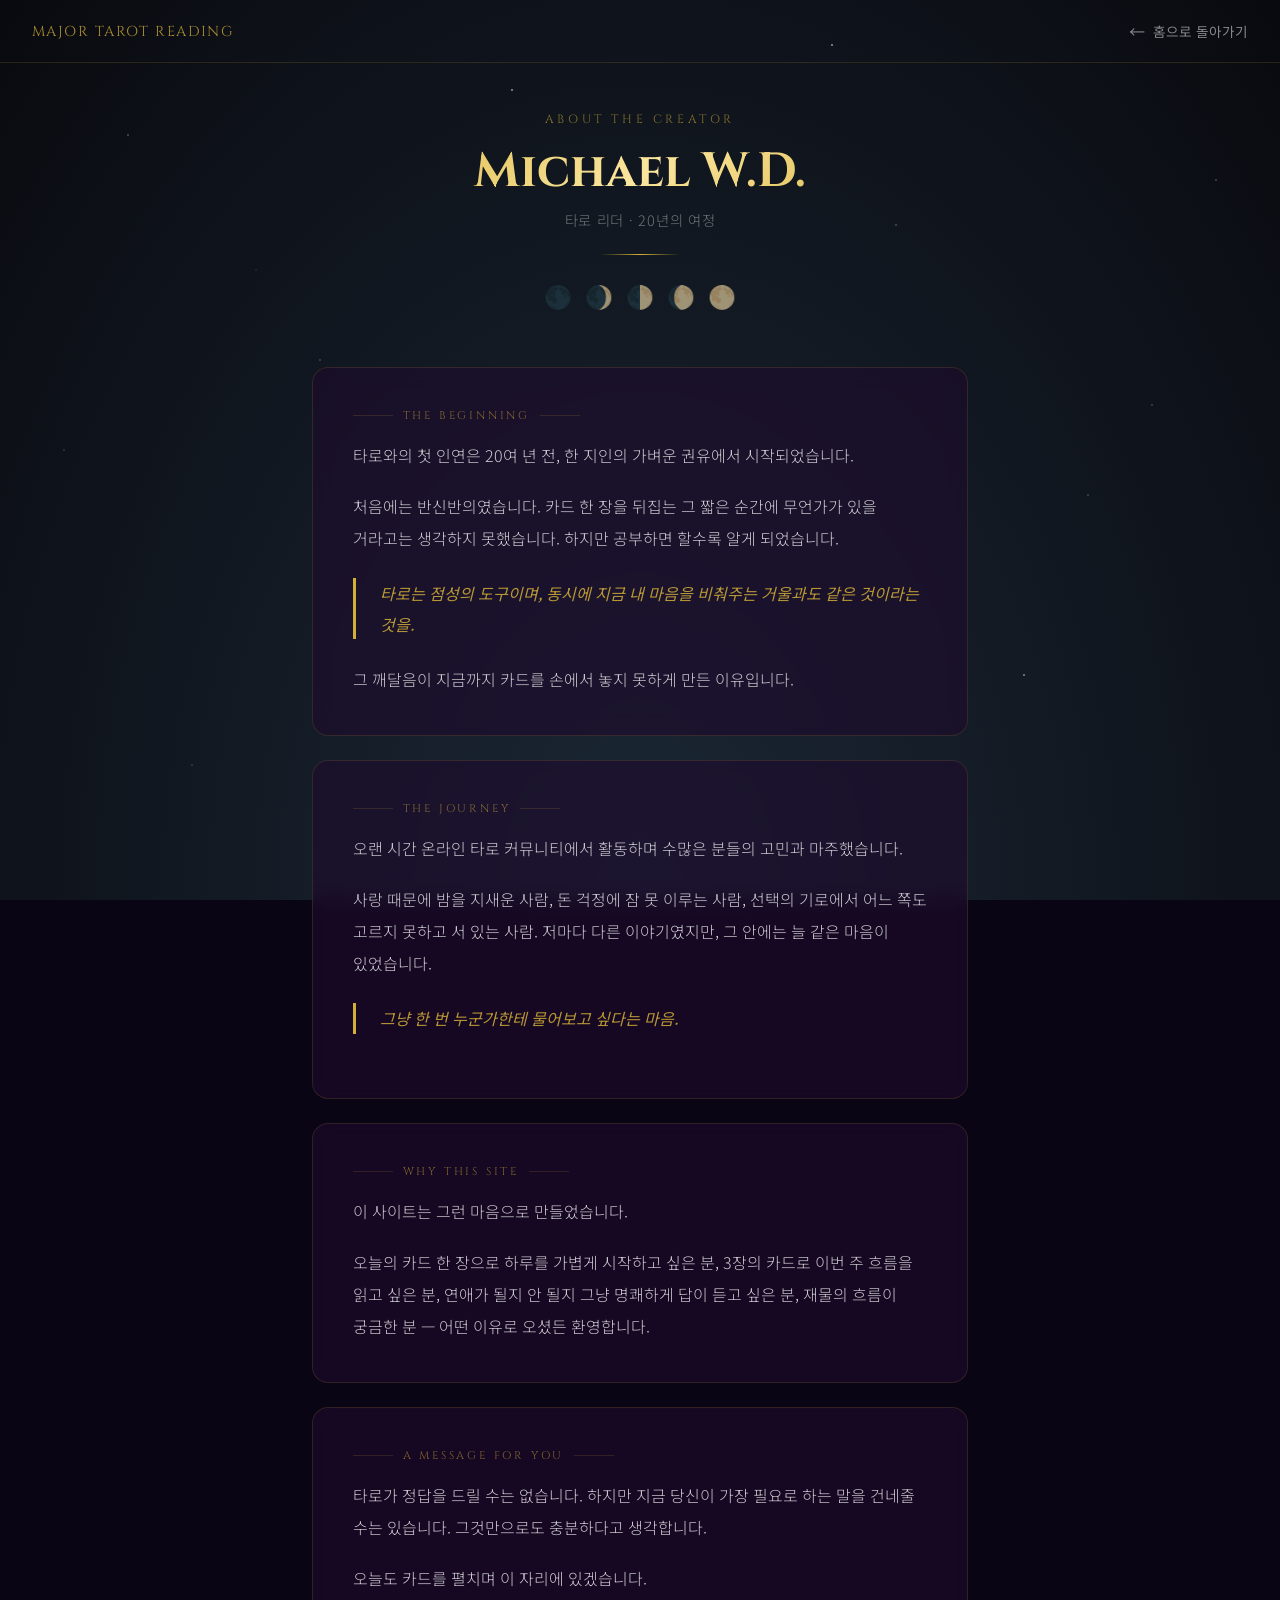
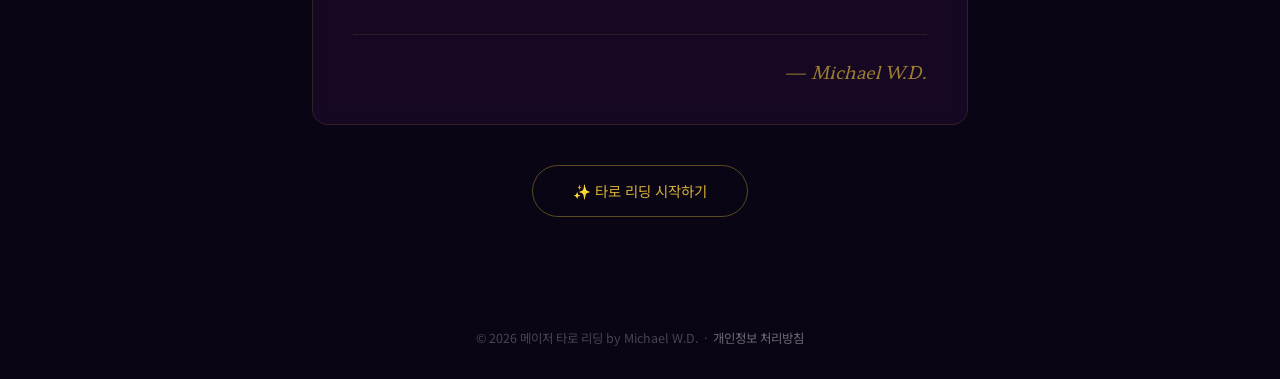
<file: about.html>
<!DOCTYPE html>
<html lang="ko">

<head>
    <meta charset="UTF-8">
    <meta name="viewport" content="width=device-width, initial-scale=1.0">
    <title>Michael W.D. — 메이저 타로 리딩</title>
    <meta name="description" content="타로와 함께 20년, 메이저 타로 리딩의 주인장 Michael W.D.를 소개합니다.">
    <link rel="preconnect" href="https://fonts.googleapis.com">
    <link rel="preconnect" href="https://fonts.gstatic.com" crossorigin>
    <link href="https://fonts.googleapis.com/css2?family=Cinzel:wght@400;700&family=Hahmlet:wght@400;700&family=Noto+Sans+KR:wght@300;400;700&display=optional" rel="stylesheet">
    <link rel="manifest" href="manifest.json">
    <meta name="theme-color" content="#0d0f1b">

    <style>
        :root {
            --bg-dark: #0a0514;
            --gold: #d4af37;
            --gold-light: #fbe69e;
            --text-main: #e2e2e2;
            --purple-deep: #1e0b2e;
        }

        * { box-sizing: border-box; margin: 0; padding: 0; }

        body {
            background-color: var(--bg-dark);
            color: var(--text-main);
            min-height: 100vh;
            font-family: 'Noto Sans KR', sans-serif;
            overflow-x: hidden;
            position: relative;
        }

        /* 배경 별 효과 */
        .stars {
            position: fixed;
            top: 0; left: 0; right: 0; bottom: 0;
            background: radial-gradient(ellipse at bottom, #1b2735 0%, #090a0f 100%);
            z-index: -2;
        }
        .stars::after {
            content: '';
            position: absolute;
            top: 0; left: 0; right: 0; bottom: 0;
            background-image:
                radial-gradient(1px 1px at 10% 15%, rgba(255,255,255,0.7) 0%, transparent 100%),
                radial-gradient(1px 1px at 25% 40%, rgba(255,255,255,0.5) 0%, transparent 100%),
                radial-gradient(1.5px 1.5px at 40% 10%, rgba(255,255,255,0.8) 0%, transparent 100%),
                radial-gradient(1px 1px at 55% 60%, rgba(255,255,255,0.4) 0%, transparent 100%),
                radial-gradient(1px 1px at 70% 25%, rgba(255,255,255,0.6) 0%, transparent 100%),
                radial-gradient(1.5px 1.5px at 80% 75%, rgba(255,255,255,0.7) 0%, transparent 100%),
                radial-gradient(1px 1px at 90% 45%, rgba(255,255,255,0.5) 0%, transparent 100%),
                radial-gradient(1px 1px at 15% 85%, rgba(255,255,255,0.4) 0%, transparent 100%),
                radial-gradient(1px 1px at 35% 70%, rgba(255,255,255,0.6) 0%, transparent 100%),
                radial-gradient(1px 1px at 50% 90%, rgba(255,255,255,0.3) 0%, transparent 100%),
                radial-gradient(1.5px 1.5px at 65% 5%, rgba(255,255,255,0.8) 0%, transparent 100%),
                radial-gradient(1px 1px at 85% 55%, rgba(255,255,255,0.5) 0%, transparent 100%),
                radial-gradient(1px 1px at 5% 50%, rgba(255,255,255,0.4) 0%, transparent 100%),
                radial-gradient(1px 1px at 95% 20%, rgba(255,255,255,0.6) 0%, transparent 100%),
                radial-gradient(1px 1px at 20% 30%, rgba(212,175,55,0.3) 0%, transparent 100%),
                radial-gradient(1px 1px at 75% 80%, rgba(212,175,55,0.2) 0%, transparent 100%);
            pointer-events: none;
            z-index: -1;
        }

        /* 헤더 네비 */
        .nav-bar {
            display: flex;
            justify-content: space-between;
            align-items: center;
            padding: 1.2rem 2rem;
            border-bottom: 1px solid rgba(212,175,55,0.15);
        }
        .nav-logo {
            font-family: 'Cinzel', serif;
            font-size: 0.9rem;
            color: var(--gold);
            text-decoration: none;
            letter-spacing: 0.1em;
            opacity: 0.8;
        }
        .nav-back {
            display: flex;
            align-items: center;
            gap: 0.5rem;
            color: rgba(255,255,255,0.5);
            text-decoration: none;
            font-size: 0.85rem;
            transition: color 0.2s;
            font-family: 'Noto Sans KR', sans-serif;
        }
        .nav-back:hover { color: var(--gold); }
        .nav-back::before { content: '←'; font-size: 1rem; }

        /* 메인 컨테이너 */
        .about-container {
            max-width: 720px;
            margin: 0 auto;
            padding: 3rem 2rem 5rem;
        }

        /* 상단 타이틀 영역 */
        .about-header {
            text-align: center;
            margin-bottom: 3.5rem;
            animation: fadeInDown 0.8s ease forwards;
        }
        @keyframes fadeInDown {
            from { opacity: 0; transform: translateY(-20px); }
            to { opacity: 1; transform: translateY(0); }
        }

        .about-eyebrow {
            font-family: 'Cinzel', serif;
            font-size: 0.75rem;
            letter-spacing: 0.3em;
            color: rgba(212,175,55,0.6);
            text-transform: uppercase;
            margin-bottom: 1rem;
        }

        .about-name {
            font-family: 'Cinzel', serif;
            font-size: clamp(2rem, 6vw, 3rem);
            font-weight: 700;
            background: linear-gradient(135deg, var(--gold) 0%, var(--gold-light) 50%, var(--gold) 100%);
            -webkit-background-clip: text;
            background-clip: text;
            color: transparent;
            margin-bottom: 0.5rem;
            line-height: 1.2;
        }

        .about-tagline {
            font-size: 0.9rem;
            color: rgba(255,255,255,0.4);
            font-weight: 300;
            letter-spacing: 0.05em;
        }

        /* 골드 구분선 */
        .gold-divider {
            width: 80px;
            height: 1px;
            background: linear-gradient(90deg, transparent, var(--gold), transparent);
            margin: 1.5rem auto;
        }

        /* 타로 카드 장식 아이콘 */
        .tarot-icon-row {
            display: flex;
            justify-content: center;
            gap: 0.8rem;
            margin-bottom: 3rem;
            font-size: 1.4rem;
            opacity: 0.6;
        }

        /* 본문 카드 섹션 */
        .about-card {
            background: rgba(30, 11, 46, 0.6);
            border: 1px solid rgba(212,175,55,0.15);
            border-radius: 16px;
            padding: 2.5rem;
            margin-bottom: 1.5rem;
            backdrop-filter: blur(10px);
            -webkit-backdrop-filter: blur(10px);
            animation: fadeInUp 0.8s ease forwards;
            animation-delay: var(--delay, 0s);
            opacity: 0;
        }
        @keyframes fadeInUp {
            from { opacity: 0; transform: translateY(24px); }
            to { opacity: 1; transform: translateY(0); }
        }

        .about-card:nth-child(1) { --delay: 0.2s; }
        .about-card:nth-child(2) { --delay: 0.35s; }
        .about-card:nth-child(3) { --delay: 0.5s; }
        .about-card:nth-child(4) { --delay: 0.65s; }

        .about-card-label {
            font-family: 'Cinzel', serif;
            font-size: 0.7rem;
            letter-spacing: 0.25em;
            color: rgba(212,175,55,0.55);
            text-transform: uppercase;
            margin-bottom: 1rem;
            display: flex;
            align-items: center;
            gap: 0.6rem;
        }
        .about-card-label::before, .about-card-label::after {
            content: '';
            flex: 1;
            height: 1px;
            background: rgba(212,175,55,0.15);
            max-width: 40px;
        }
        .about-card-label::before { max-width: 40px; }

        .about-card p {
            font-size: 1rem;
            line-height: 2;
            color: rgba(255,255,255,0.78);
            font-weight: 300;
            word-break: keep-all;
        }

        .about-card p + p {
            margin-top: 1.2rem;
        }

        /* 하이라이트 인용구 */
        .about-quote {
            border-left: 3px solid var(--gold);
            padding-left: 1.5rem;
            margin: 1.5rem 0;
            font-style: italic;
            color: rgba(212,175,55,0.85);
            font-size: 1rem;
            line-height: 1.9;
        }

        /* 서명 */
        .about-signature {
            text-align: right;
            margin-top: 2.5rem;
            padding-top: 1.5rem;
            border-top: 1px solid rgba(212,175,55,0.12);
        }
        .about-signature-text {
            font-family: 'Hahmlet', serif;
            font-size: 1.1rem;
            color: rgba(212,175,55,0.7);
            font-style: italic;
        }

        /* 돌아가기 버튼 */
        .btn-back-home {
            display: block;
            width: fit-content;
            margin: 2.5rem auto 0;
            padding: 0.9rem 2.5rem;
            background: transparent;
            border: 1px solid rgba(212,175,55,0.4);
            border-radius: 50px;
            color: var(--gold);
            font-family: 'Noto Sans KR', sans-serif;
            font-size: 0.9rem;
            cursor: pointer;
            text-decoration: none;
            transition: background 0.25s, border-color 0.25s, box-shadow 0.25s;
            text-align: center;
        }
        .btn-back-home:hover {
            background: rgba(212,175,55,0.1);
            border-color: var(--gold);
            box-shadow: 0 0 20px rgba(212,175,55,0.2);
        }

        /* 푸터 */
        footer {
            text-align: center;
            padding: 2rem;
            font-size: 0.78rem;
            color: rgba(255,255,255,0.25);
        }
        footer a {
            color: rgba(255,255,255,0.4);
            text-decoration: none;
        }

        @media (max-width: 480px) {
            .about-container { padding: 2rem 1.2rem 4rem; }
            .about-card { padding: 1.8rem 1.4rem; }
            .nav-bar { padding: 1rem 1.2rem; }
        }
    </style>
</head>

<body>
    <div class="stars"></div>

    <!-- 네비게이션 -->
    <nav class="nav-bar">
        <a href="index.html" class="nav-logo">MAJOR TAROT READING</a>
        <a href="index.html" class="nav-back">홈으로 돌아가기</a>
    </nav>

    <main class="about-container">

        <!-- 상단 타이틀 -->
        <header class="about-header">
            <p class="about-eyebrow">About the Creator</p>
            <h1 class="about-name">Michael W.D.</h1>
            <p class="about-tagline">타로 리더 · 20년의 여정</p>
            <div class="gold-divider"></div>
            <div class="tarot-icon-row">
                <span>🌑</span><span>🌒</span><span>🌓</span><span>🌔</span><span>🌕</span>
            </div>
        </header>

        <!-- 섹션 1: 타로와의 첫 인연 -->
        <div class="about-card">
            <div class="about-card-label">The Beginning</div>
            <p>타로와의 첫 인연은 20여 년 전, 한 지인의 가벼운 권유에서 시작되었습니다.</p>
            <p>처음에는 반신반의였습니다. 카드 한 장을 뒤집는 그 짧은 순간에 무언가가 있을 거라고는 생각하지 못했습니다. 하지만 공부하면 할수록 알게 되었습니다.</p>
            <div class="about-quote">
                타로는 점성의 도구이며, 동시에 지금 내 마음을 비춰주는 거울과도 같은 것이라는 것을.
            </div>
            <p>그 깨달음이 지금까지 카드를 손에서 놓지 못하게 만든 이유입니다.</p>
        </div>

        <!-- 섹션 2: 커뮤니티 활동 -->
        <div class="about-card">
            <div class="about-card-label">The Journey</div>
            <p>오랜 시간 온라인 타로 커뮤니티에서 활동하며 수많은 분들의 고민과 마주했습니다.</p>
            <p>사랑 때문에 밤을 지새운 사람, 돈 걱정에 잠 못 이루는 사람, 선택의 기로에서 어느 쪽도 고르지 못하고 서 있는 사람. 저마다 다른 이야기였지만, 그 안에는 늘 같은 마음이 있었습니다.</p>
            <div class="about-quote">
                그냥 한 번 누군가한테 물어보고 싶다는 마음.
            </div>
        </div>

        <!-- 섹션 3: 이 사이트를 만든 이유 -->
        <div class="about-card">
            <div class="about-card-label">Why This Site</div>
            <p>이 사이트는 그런 마음으로 만들었습니다.</p>
            <p>오늘의 카드 한 장으로 하루를 가볍게 시작하고 싶은 분, 3장의 카드로 이번 주 흐름을 읽고 싶은 분, 연애가 될지 안 될지 그냥 명쾌하게 답이 듣고 싶은 분, 재물의 흐름이 궁금한 분 — 어떤 이유로 오셨든 환영합니다.</p>
        </div>

        <!-- 섹션 4: 타로에 대한 철학 + 서명 -->
        <div class="about-card">
            <div class="about-card-label">A Message for You</div>
            <p>타로가 정답을 드릴 수는 없습니다. 하지만 지금 당신이 가장 필요로 하는 말을 건네줄 수는 있습니다. 그것만으로도 충분하다고 생각합니다.</p>
            <p>오늘도 카드를 펼치며 이 자리에 있겠습니다.</p>
            <div class="about-signature">
                <span class="about-signature-text">— Michael W.D.</span>
            </div>
        </div>

        <!-- 홈으로 -->
        <a href="index.html" class="btn-back-home">✨ 타로 리딩 시작하기</a>

    </main>

    <footer>
        &copy; 2026 메이저 타로 리딩 by Michael W.D.
        &nbsp;·&nbsp;
        <a href="privacy-policy.html">개인정보 처리방침</a>
    </footer>
</body>

</html>
</file>
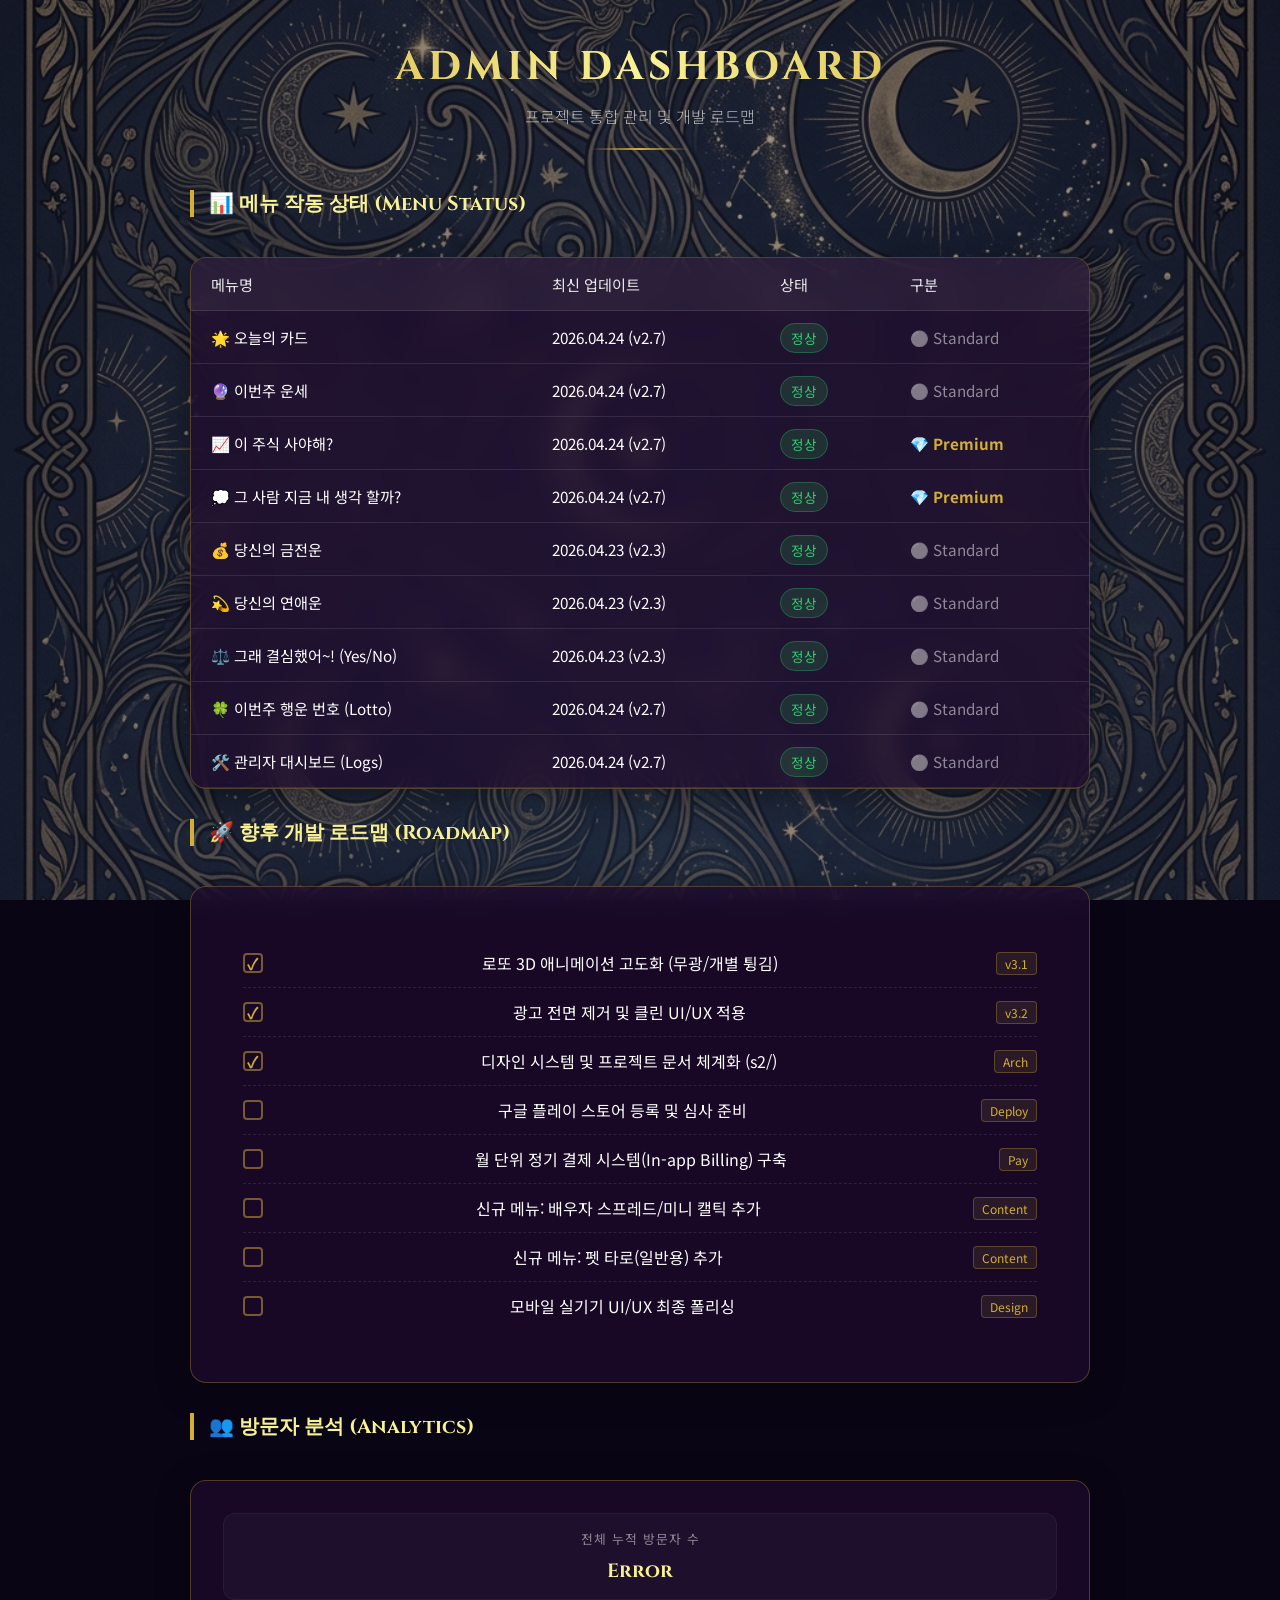
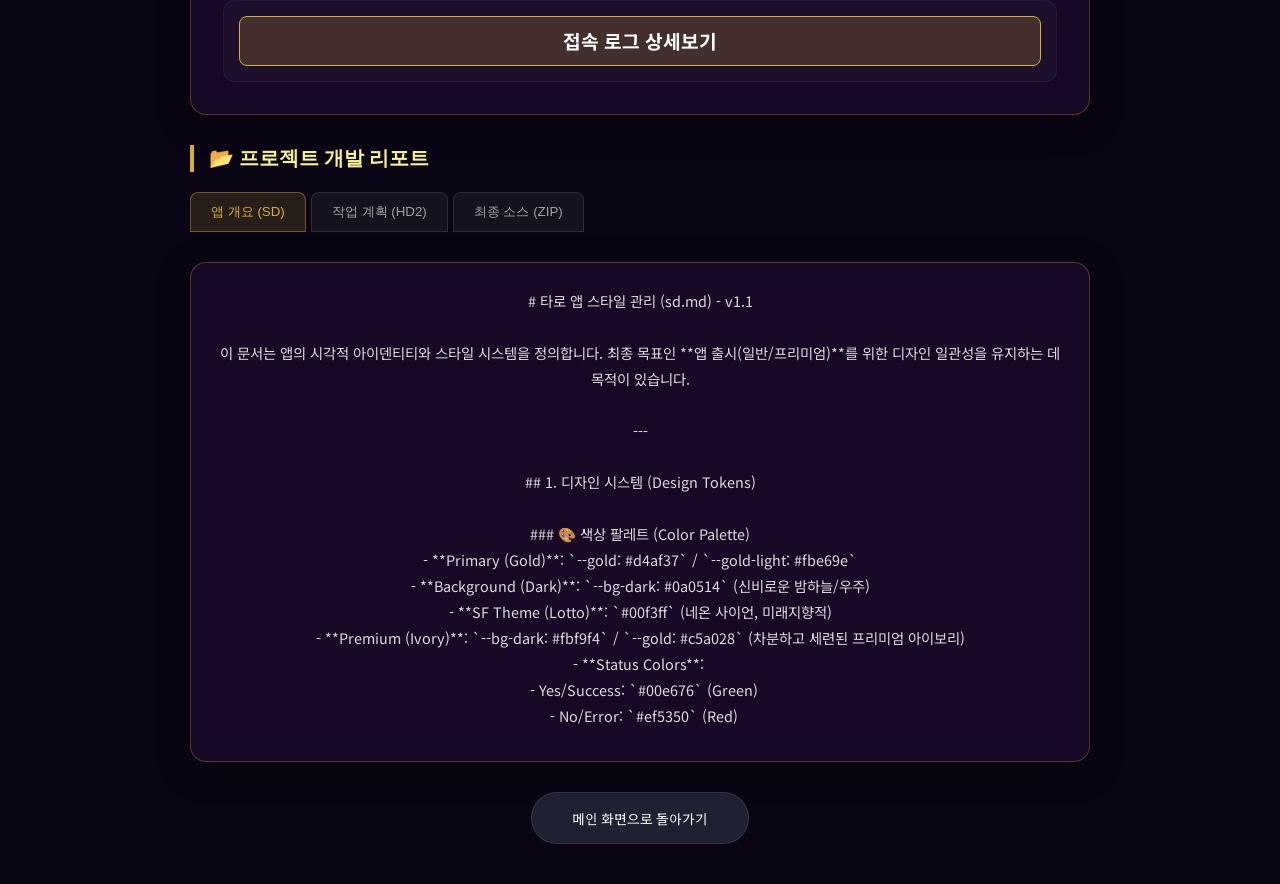
<file: admin.html>
<!DOCTYPE html>
<html lang="ko">
<head>
    <meta charset="UTF-8">
    <meta name="viewport" content="width=device-width, initial-scale=1.0">
    <title>관리자 대시보드 - 메이저 타로 리딩</title>
    <link rel="preconnect" href="https://fonts.googleapis.com">
    <link rel="preconnect" href="https://fonts.gstatic.com" crossorigin>
    <link href="https://fonts.googleapis.com/css2?family=Cinzel:wght@400;700&family=Hahmlet:wght@400;700&family=Noto+Sans+KR:wght@300;400;700&display=swap" rel="stylesheet">
    <link rel="stylesheet" href="css/style.css">
    <link rel="stylesheet" href="css/admin.css">
</head>
<body>
    <div class="stars"></div>
    <div class="twinkling"></div>

    <div class="admin-container">
        <header class="admin-header">
            <h1 class="admin-title">ADMIN DASHBOARD</h1>
            <p class="admin-subtitle">프로젝트 통합 관리 및 개발 로드맵</p>
            <div class="admin-divider"></div>
        </header>

        <main class="admin-content">
            <!-- 1. 메뉴 상태 테이블 -->
            <section class="admin-section">
                <h2 class="section-title">📊 메뉴 작동 상태 (Menu Status)</h2>
                <div class="glass-panel admin-table-container">
                    <table class="admin-table">
                        <thead>
                            <tr>
                                <th>메뉴명</th>
                                <th>최신 업데이트</th>
                                <th>상태</th>
                                <th>구분</th>
                            </tr>
                        </thead>
                        <tbody id="menu-status-body">
                            <!-- JS에서 데이터 삽입 -->
                        </tbody>
                    </table>
                </div>
            </section>

            <!-- 2. 향후 개발 로드맵 -->
            <section class="admin-section">
                <h2 class="section-title">🚀 향후 개발 로드맵 (Roadmap)</h2>
                <div class="glass-panel roadmap-container">
                    <ul class="roadmap-list" id="roadmap-list">
                        <!-- JS에서 데이터 삽입 -->
                    </ul>
                </div>
            </section>

            <!-- 3. 방문자 분석 (Visitor Analytics) -->
            <section class="admin-section">
                <h2 class="section-title">👥 방문자 분석 (Analytics)</h2>
                <div class="glass-panel analytics-container">
                    <div class="analytics-header">
                        <div class="analytics-item main-stat">
                            <span class="analytics-label">전체 누적 방문자 수</span>
                            <span class="analytics-value" id="hit-counter">0</span>
                        </div>
                        <div class="analytics-item">
                            <button class="btn-primary" onclick="openLogModal()">접속 로그 상세보기</button>
                        </div>
                    </div>
                </div>
            </section>

            <!-- 4. 프로젝트 개발 문서 및 소스 정보 -->
            <section class="admin-section">
                <h2 class="section-title">📂 프로젝트 개발 리포트</h2>
                <div class="handover-tabs">
                    <button type="button" class="tab-btn active" onclick="switchAdminTab('sd')">앱 개요 (SD)</button>
                    <button type="button" class="tab-btn" onclick="switchAdminTab('hd2')">작업 계획 (HD2)</button>
                    <button type="button" class="tab-btn" onclick="switchAdminTab('zip')">최종 소스 (ZIP)</button>
                </div>
                <div class="glass-panel handover-viewer">
                    <div id="handover-content-container">
                        <pre id="handover-content" class="handover-text">문서를 불러오는 중...</pre>
                    </div>
                    <div id="zip-info-container" style="display:none;">
                        <div class="zip-info-box">
                            <h3 style="color:var(--gold); margin-bottom:15px;">📦 최신 소스 코드 패키지</h3>
                            <table class="admin-table">
                                <tr><td>파일명</td><td id="zip-filename">tarot_app_20260426.zip</td></tr>
                                <tr><td>위치</td><td>s2/</td></tr>
                                <tr><td>백업 날짜</td><td>2026-04-26</td></tr>
                                <tr><td>버전 비고</td><td>광고 제거 및 프리미엄 클린 컨셉 적용 완료본</td></tr>
                            </table>
                            <p style="margin-top:20px; color:rgba(255,255,255,0.5); font-size:0.85rem;">* 본 파일은 s2 폴더 내에 물리적으로 저장되어 있습니다.</p>
                        </div>
                    </div>
                </div>
            </section>

            <div class="admin-actions">
                <a href="index.html" class="btn-back-mode">메인 화면으로 돌아가기</a>
            </div>
        </main>
    </div>

    <!-- 접속 로그 상세 팝업 (Modal) -->
    <div id="log-modal" class="admin-modal">
        <div class="admin-modal-content glass-panel">
            <div class="modal-header">
                <h2 class="modal-title">ACCESS LOG HISTORY</h2>
                <div class="modal-btns">
                    <button class="btn-download" onclick="downloadLogs()">엑셀(CSV) 다운로드</button>
                    <button class="btn-close-modal" onclick="closeLogModal()">닫기</button>
                </div>
            </div>
            <div class="admin-table-container modal-table-wrapper">
                <table class="admin-table log-table">
                    <thead>
                        <tr>
                            <th>No</th>
                            <th>접속 시간</th>
                        </tr>
                    </thead>
                    <tbody id="access-log-body">
                        <!-- 로그 데이터 삽입 -->
                    </tbody>
                </table>
            </div>
        </div>
    </div>

    <script src="js/admin.js" defer></script>
</body>
</html>
</file>
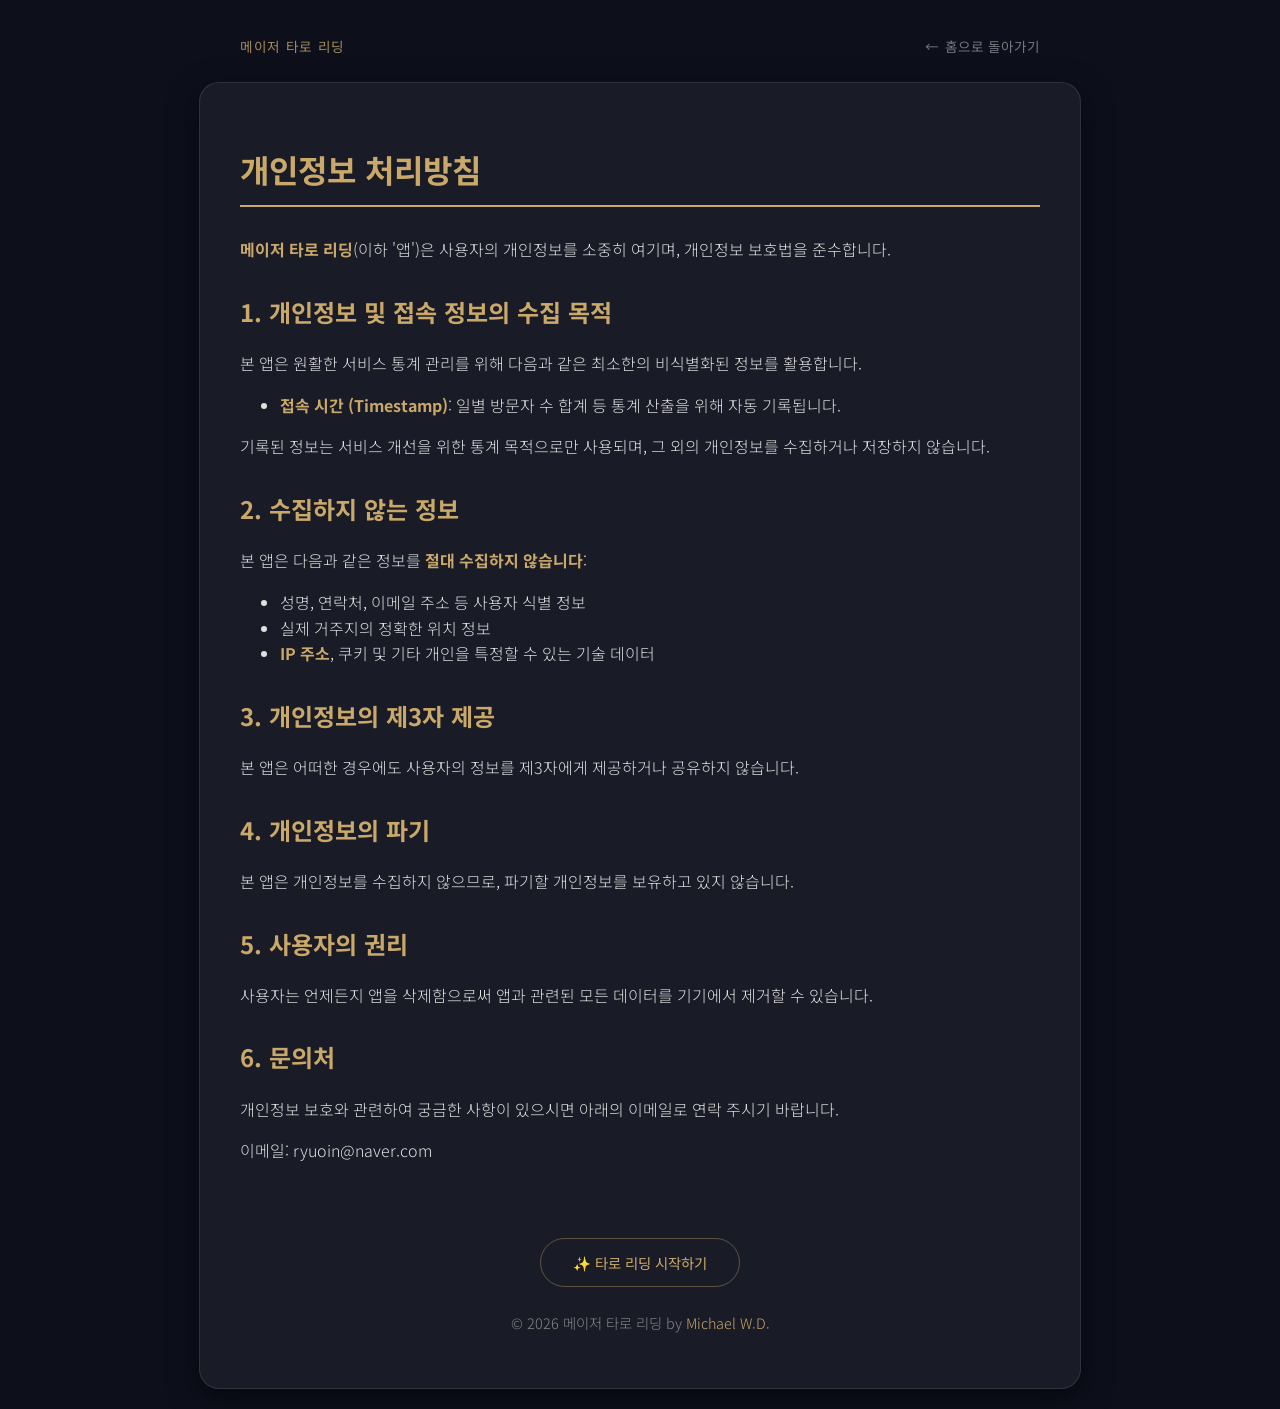
<file: privacy-policy.html>
<!DOCTYPE html>
<html lang="ko">
<head>
    <meta charset="UTF-8">
    <meta name="viewport" content="width=device-width, initial-scale=1.0">
    <title>개인정보 처리방침 - 메이저 타로 리딩</title>
    <link href="https://fonts.googleapis.com/css2?family=Noto+Sans+KR:wght@300;400;700&display=swap" rel="stylesheet">
    <style>
        :root {
            --bg-color: #0d0f1b;
            --text-color: #e0e0e0;
            --accent-color: #c9a86a;
            --panel-bg: rgba(255, 255, 255, 0.05);
        }

        body {
            font-family: 'Noto Sans KR', sans-serif;
            background-color: var(--bg-color);
            color: var(--text-color);
            line-height: 1.6;
            margin: 0;
            padding: 20px 20px;
            display: flex;
            flex-direction: column;
            align-items: center;
        }

        .container {
            max-width: 800px;
            width: 100%;
            background: var(--panel-bg);
            padding: 40px;
            border-radius: 20px;
            box-shadow: 0 10px 30px rgba(0,0,0,0.5);
            border: 1px solid rgba(255, 255, 255, 0.1);
        }

        h1 {
            color: var(--accent-color);
            border-bottom: 2px solid var(--accent-color);
            padding-bottom: 10px;
            margin-bottom: 30px;
        }

        h2 {
            color: var(--accent-color);
            margin-top: 30px;
        }

        p, li {
            font-weight: 300;
        }

        .highlight {
            color: var(--accent-color);
            font-weight: 700;
        }

        footer {
            margin-top: 50px;
            text-align: center;
            font-size: 0.9em;
            color: #888;
            width: 100%;
        }

        .nav-bar {
            display: flex;
            justify-content: space-between;
            align-items: center;
            max-width: 800px;
            width: 100%;
            padding: 1rem 0 1.5rem;
            margin: 0 auto;
        }

        .nav-logo {
            font-family: 'Noto Sans KR', sans-serif;
            font-size: 0.85rem;
            color: var(--accent-color);
            text-decoration: none;
            opacity: 0.8;
            letter-spacing: 0.05em;
        }

        .nav-back {
            display: flex;
            align-items: center;
            gap: 0.4rem;
            color: rgba(224,224,224,0.5);
            text-decoration: none;
            font-size: 0.85rem;
            transition: color 0.2s;
        }

        .nav-back:hover { color: var(--accent-color); }
        .nav-back::before { content: '←'; }

        .btn-home {
            display: inline-block;
            margin-top: 1.5rem;
            padding: 0.75rem 2rem;
            background: transparent;
            border: 1px solid rgba(201,168,106,0.4);
            border-radius: 50px;
            color: var(--accent-color);
            text-decoration: none;
            font-size: 0.9rem;
            font-family: 'Noto Sans KR', sans-serif;
            transition: background 0.25s, border-color 0.25s, box-shadow 0.25s;
        }

        .btn-home:hover {
            background: rgba(201,168,106,0.1);
            border-color: var(--accent-color);
            box-shadow: 0 0 16px rgba(201,168,106,0.2);
        }
    </style>
</head>
<body>
    <nav style="display:flex; justify-content:center; width:100%; padding: 0 20px;">
        <div class="nav-bar">
            <a href="index.html" class="nav-logo">메이저 타로 리딩</a>
            <a href="index.html" class="nav-back">홈으로 돌아가기</a>
        </div>
    </nav>
    <div class="container">
        <h1>개인정보 처리방침</h1>
        
        <p><span class="highlight">메이저 타로 리딩</span>(이하 '앱')은 사용자의 개인정보를 소중히 여기며, 개인정보 보호법을 준수합니다.</p>

        <h2>1. 개인정보 및 접속 정보의 수집 목적</h2>
        <p>본 앱은 원활한 서비스 통계 관리를 위해 다음과 같은 최소한의 비식별화된 정보를 활용합니다.</p>
        <ul>
            <li><span class="highlight">접속 시간 (Timestamp)</span>: 일별 방문자 수 합계 등 통계 산출을 위해 자동 기록됩니다.</li>
        </ul>
        <p>기록된 정보는 서비스 개선을 위한 통계 목적으로만 사용되며, 그 외의 개인정보를 수집하거나 저장하지 않습니다.</p>

        <h2>2. 수집하지 않는 정보</h2>
        <p>본 앱은 다음과 같은 정보를 <span class="highlight">절대 수집하지 않습니다</span>:</p>
        <ul>
            <li>성명, 연락처, 이메일 주소 등 사용자 식별 정보</li>
            <li>실제 거주지의 정확한 위치 정보</li>
            <li><span class="highlight">IP 주소</span>, 쿠키 및 기타 개인을 특정할 수 있는 기술 데이터</li>
        </ul>

        <h2>3. 개인정보의 제3자 제공</h2>
        <p>본 앱은 어떠한 경우에도 사용자의 정보를 제3자에게 제공하거나 공유하지 않습니다.</p>

        <h2>4. 개인정보의 파기</h2>
        <p>본 앱은 개인정보를 수집하지 않으므로, 파기할 개인정보를 보유하고 있지 않습니다.</p>

        <h2>5. 사용자의 권리</h2>
        <p>사용자는 언제든지 앱을 삭제함으로써 앱과 관련된 모든 데이터를 기기에서 제거할 수 있습니다.</p>

        <h2>6. 문의처</h2>
        <p>개인정보 보호와 관련하여 궁금한 사항이 있으시면 아래의 이메일로 연락 주시기 바랍니다.</p>
        <p>이메일: ryuoin@naver.com</p>

        <footer>
            <a href="index.html" class="btn-home">✨ 타로 리딩 시작하기</a>
            <p style="margin-top: 1.5rem;">&copy; 2026 메이저 타로 리딩 by <a href="about.html" style="color: var(--accent-color); text-decoration: none;">Michael W.D.</a></p>
        </footer>
    </div>
</body>
</html>
</file>
<file: css/style.css>
/* 기본 설정 */
:root {
    --bg-dark: #0a0514;
    --bg-darker: #05060a;
    --gold: #d4af37;
    --gold-light: #fbe69e;
    --text-main: #e2e2e2;
    --text-light: #ffffff;
    --purple-deep: #1e0b2e;
    --purple-glow: rgba(147, 51, 234, 0.4);
    
    /* 연애운 등급별 색상 */
    --love-1: #00e676; /* 아주 좋다 */
    --love-2: #42a5f5; /* 좋다 */
    --love-3: #fdd835; /* 보통 */
    --love-4: #ff9800; /* 나쁘다 */
    --love-5: #ef5350; /* 아주 나쁘다 */

    /* 금전운 등급별 색상 (골드/앰버 테마) */
    --money-1: #ffea00; /* 아주 좋다 */
    --money-2: #ffd600; /* 좋다 */
    --money-3: #ffc400; /* 보통 */
    --money-4: #ffab00; /* 주의 */
    --money-5: #ff9100; /* 위험 */

    font-family: 'Noto Sans KR', sans-serif;
}

/* 프리미엄 모드 (아이보리/화이트 테마) 전역 변수 */
body.premium-mode {
    --bg-dark: #fdfaf0; /* 확실한 아이보리 베이스 */
    --gold: #c5a028;    
    --gold-light: #8b6b10; 
    --text-main: #3d3b38;  
    --purple-deep: #ffffff; 
    --purple-glow: rgba(197, 160, 40, 0.15);
    background-color: #fdfaf0 !important; /* 배경색 강제 고정 */
}

* {
    box-sizing: border-box;
    margin: 0;
    padding: 0;
}

body {
    background-color: var(--bg-dark);
    color: var(--text-main);
    min-height: 100vh;
    overflow-x: hidden;
    overscroll-behavior-y: none; /* 안드로이드 당겨서 새로고침 방지 및 화면 깜빡임/떨림 개선 */
    -webkit-tap-highlight-color: transparent; /* 모바일 터치 시 파란색 테두리 깜빡임 제거 */
    position: relative;
    display: flex;
    flex-direction: column;
}

/* 텍스트 폰트 지정 */
h1, h2, .cinzel { font-family: 'Cinzel', serif; }
h3, .hahmlet { font-family: 'Hahmlet', serif; }

/* 신비로운 우주/별 배경 애니메이션 */
.stars, .twinkling {
    position: fixed;
    top: 0; left: 0; right: 0; bottom: 0;
    width: 100%; height: 100%;
    display: block;
    z-index: -2;
}
.stars {
    position: fixed;
    top: 0;
    left: 0;
    width: 100%;
    height: 100%; /* JS가 없을 때의 대비책 */
    z-index: -2;
    transform: translate3d(0, 0, 0); 
    -webkit-transform: translate3d(0, 0, 0);
    backface-visibility: hidden;
    -webkit-backface-visibility: hidden;
    perspective: 1000px;
    pointer-events: none;
}
.twinkling {
    background: transparent url('https://www.transparenttextures.com/patterns/twinkle-twinkle.png') repeat top center;
    z-index: -1;
    animation: move-twink-back 200s linear infinite;
    opacity: 0.3;
    will-change: background-position; /* 렌더링 성능 최적화 */
    transform: translateZ(0); /* GPU 가속 강제 활성화 방지 깜빡임 개선 */
}

@keyframes move-twink-back {
    from {background-position: 0 0;}
    to {background-position: -10000px 5000px;}
}

/* 프리미엄 은은한 빛의 오라 효과 */
.premium-aura {
    display: none;
    position: fixed;
    top: 0; left: 0; right: 0; bottom: 0;
    width: 100%; height: 100%;
    z-index: -2;
    background: radial-gradient(circle at 50% 50%, #fffefb 0%, #f7f3e9 100%);
    overflow: hidden;
    opacity: 0;
    transition: opacity 1.5s ease;
}

/* 레거시 오라 효과 비활성화 (아르누보 배경으로 통합) */
body.premium-mode .premium-aura {
    display: none;
}

/* 레거시 배경 숨김 코드 삭제 (아르누보 배경 적용을 위해 해제) */

.aura-layer {
    position: absolute;
    width: 150%;
    height: 150%;
    top: -25%;
    left: -25%;
    background: radial-gradient(circle at 50% 50%, rgba(212,175,55,0.08) 0%, transparent 60%);
    animation: aura-glow 15s ease-in-out infinite alternate;
    pointer-events: none;
}

.aura-layer:nth-child(2) {
    background: radial-gradient(circle at 30% 70%, rgba(197,160,40,0.05) 0%, transparent 50%);
    animation: aura-glow 20s ease-in-out infinite alternate-reverse;
}

@keyframes aura-glow {
    0% { transform: translate(0, 0) scale(1) rotate(0deg); opacity: 0.5; }
    50% { transform: translate(5%, 5%) scale(1.1) rotate(5deg); opacity: 0.8; }
    100% { transform: translate(-2%, 8%) scale(1.05) rotate(-3deg); opacity: 0.6; }
}

/* =============================================
   모드 선택 화면
   ============================================= */
.mode-select-screen {
    display: flex;
    justify-content: center;
    align-items: center;
    min-height: 100vh;
    padding: 2rem 1rem;
    position: relative;
    z-index: 1;
}

.mode-select-screen.hidden {
    display: none;
}

.mode-select-content {
    text-align: center;
    max-width: 600px;
    width: 100%;
    animation: fadeInUp 1s ease;
}

@keyframes fadeInUp {
    from { opacity: 0; transform: translateY(30px); }
    to { opacity: 1; transform: translateY(0); }
}

.mode-title {
    font-family: 'Cinzel', serif;
    color: var(--gold);
    font-size: 3rem;
    letter-spacing: 0.4rem;
    text-shadow: 0 0 20px rgba(212, 175, 55, 0.6), 0 0 60px rgba(212, 175, 55, 0.2);
    margin-bottom: 0.8rem;
}

/* 프리미엄 모드 제목 가독성 강화 */
body.premium-mode .mode-title {
    color: #4a3728 !important; /* 깊이감 있는 앤틱 커피 색상 */
    text-shadow: 0 1px 2px rgba(0,0,0,0.1) !important;
}

.mode-subtitle {
    font-family: 'Hahmlet', serif;
    color: #b3b3b3;
    font-size: 1.1rem;
    letter-spacing: 0.1rem;
    margin-bottom: 1.5rem;
}

body.premium-mode .mode-subtitle {
    color: #6d5a4a !important;
    font-weight: 700;
}

.test-toggle-container {
    text-align: center;
    margin-bottom: 1.5rem;
}

.test-premium-btn {
    font-size: 0.85rem;
    padding: 0.5rem 1rem;
    border: 1px solid rgba(212, 175, 55, 0.4);
    background: rgba(0, 0, 0, 0.3);
    color: #bbb;
    border-radius: 8px;
    cursor: pointer;
    transition: all 0.3s ease;
}

.test-premium-btn:hover {
    background: rgba(212, 175, 55, 0.1);
    color: #fff;
    border-color: var(--gold);
}

body.premium-mode .test-premium-btn {
    background: rgba(255, 255, 255, 0.8);
    color: #888;
    border-color: rgba(197, 160, 40, 0.3);
}

body.premium-mode .test-premium-btn:hover {
    background: #fff;
    color: var(--gold-light);
    border-color: var(--gold);
}

.mode-divider {
    width: 60px;
    height: 1px;
    background: linear-gradient(to right, transparent, var(--gold), transparent);
    margin: 1.5rem auto 2rem;
    opacity: 0.6;
}


.mode-buttons {
    display: grid;
    grid-template-columns: repeat(2, 1fr);
    gap: 1.2rem;
    max-width: 600px;
    margin: 0 auto;
}


@media (max-width: 480px) {
    .mode-buttons {
        grid-template-columns: 1fr;
    }
}

/* 마지막 버튼이 혼자 남을 경우 중앙 배치 (PC/태블릿) */
@media (min-width: 481px) {
    .mode-buttons .mode-btn:last-child:nth-child(odd) {
        grid-column: 1 / span 2;
    }
}

.mode-btn {
    display: flex;
    flex-direction: column;
    align-items: center;
    gap: 0.25rem;
    padding: 1.1rem 1.2rem;
    background: rgba(30, 11, 46, 0.6);
    border: 1px solid rgba(212, 175, 55, 0.3);
    border-radius: 14px;
    cursor: pointer;
    transition: all 0.4s ease;
    backdrop-filter: blur(8px);
    position: relative;
    overflow: hidden;
}

.mode-btn::before {
    content: '';
    position: absolute;
    top: 0; left: -100%;
    width: 100%; height: 100%;
    background: linear-gradient(90deg, transparent, rgba(212, 175, 55, 0.08), transparent);
    transition: left 0.6s ease;
}

.mode-btn:hover::before {
    left: 100%;
}

.mode-btn:hover {
    border-color: var(--gold);
    transform: translateY(-3px);
    box-shadow: 0 8px 30px rgba(212, 175, 55, 0.2), 0 0 15px var(--purple-glow);
}

.mode-btn-icon {
    font-size: 1.8rem;
    margin-bottom: 0.15rem;
}

.mode-btn-title {
    font-family: 'Hahmlet', serif;
    color: var(--gold-light);
    font-size: 1.1rem;
    font-weight: 700;
    letter-spacing: 0.04rem;
}

.mode-btn-desc {
    color: #999;
    font-size: 0.78rem;
    letter-spacing: 0.01rem;
}

/* =============================================
   카드 선택 화면
   ============================================= */
.reading-screen {
    position: relative;
    z-index: 1;
    display: flex;
    flex-direction: column;
    min-height: 100vh;
}

.reading-screen.hidden {
    display: none;
}

/* 헤더 영역 */
.app-header {
    text-align: center;
    padding: 2rem 1rem 1rem;
}

.app-header h1 {
    color: var(--gold);
    font-size: 2.5rem;
    letter-spacing: 0.2rem;
    text-shadow: 0 0 15px rgba(212, 175, 55, 0.5);
    margin-bottom: 0.5rem;
}

.app-header p {
    font-size: 1rem;
    color: #b3b3b3;
    margin-bottom: 1rem;
}

.status-bar {
    display: inline-flex;
    align-items: center;
    gap: 1.5rem;
    padding: 0.5rem 1.5rem;
    background: rgba(255, 255, 255, 0.05);
    border: 1px solid rgba(212, 175, 55, 0.3);
    border-radius: 20px;
    font-weight: bold;
    color: var(--gold-light);
    box-shadow: 0 0 10px var(--purple-glow);
}

.btn-back-mode {
    background: transparent;
    color: #ffd700;
    border: 1px solid rgba(255, 215, 0, 0.5);
    padding: 0.3rem 0.8rem;
    border-radius: 15px;
    font-family: 'Hahmlet', serif;
    font-size: 0.85rem;
    cursor: pointer;
    transition: all 0.3s ease;
}

.btn-back-mode:hover {
    background: rgba(255, 215, 0, 0.2);
    transform: translateY(-2px);
    box-shadow: 0 3px 10px rgba(255, 215, 0, 0.3);
}

/* 카드 컨테이너 */
.app-main {
    flex: 1;
    display: flex;
    justify-content: center;
    align-items: center;
    padding: 1rem;
}

.card-container {
    display: grid;
    grid-template-columns: repeat(auto-fit, minmax(100px, 1fr));
    gap: 12px;
    max-width: 1400px;
    width: 100%;
}

@media (min-width: 768px) {
    .card-container {
        grid-template-columns: repeat(auto-fit, minmax(130px, 1fr));
        gap: 20px;
    }
}

/* 개별 카드 객체 (3D Flip 적용) */
.tarot-card {
    background-color: transparent;
    aspect-ratio: 1 / 1.6;
    perspective: 1000px;
    cursor: pointer;
    transition: transform 0.3s ease, filter 0.3s ease;
}

.tarot-card:hover {
    transform: translateY(-5px);
    filter: drop-shadow(0 5px 15px var(--gold));
}

.tarot-card.disabled {
    pointer-events: none;
    opacity: 0.5;
}

.card-inner {
    position: relative;
    width: 100%;
    height: 100%;
    text-align: center;
    transition: transform 0.8s cubic-bezier(0.175, 0.885, 0.32, 1.275);
    transform-style: preserve-3d;
}

.tarot-card.flipped .card-inner {
    transform: rotateY(180deg);
}

/* 카드의 앞뒷면 공통 */
.card-cover, .card-reveal {
    position: absolute;
    width: 100%;
    height: 100%;
    -webkit-backface-visibility: hidden;
    backface-visibility: hidden;
    border-radius: 8px;
    overflow: hidden;
    border: 1px solid rgba(212, 175, 55, 0.5);
    box-shadow: 0 4px 8px rgba(0,0,0,0.5);
}

/* 카드 덮개 (뒷면 무늬) */
.card-cover {
    background-image: url('../images/card-back.png');
    background-size: cover;
    background-position: center;
    display: flex;
    justify-content: center;
    align-items: center;
}

.card-cover::after {
    content: "";
}

/* 카드 공개면 (타로 이미지) */
.card-reveal {
    background-color: #fcebd5;
    color: #333;
    transform: rotateY(180deg);
    display: flex;
    flex-direction: column;
    justify-content: center;
    align-items: center;
}

.card-reveal img {
    width: 100%;
    height: 100%;
    object-fit: cover;
}

/* SF 홀로그램 네임 라벨 */
.card-name-label {
    position: absolute;
    bottom: 0;
    left: 0;
    width: 100%;
    background: rgba(10, 5, 20, 0.85);
    color: #00f3ff;
    font-family: 'Cinzel', serif;
    font-weight: 700;
    font-size: 0.85rem;
    padding: 8px 5px;
    text-align: center;
    text-shadow: 0 0 5px #00f3ff;
    border-top: 1px solid rgba(212, 175, 55, 0.6);
    box-shadow: 0 -5px 15px rgba(0, 243, 255, 0.3);
    z-index: 10;
    letter-spacing: 1px;
    box-sizing: border-box;
}

/* 이미지 로드 실패 시 나타나는 Fallback UI */
.fallback-title {
    font-family: 'Hahmlet', serif;
    font-weight: bold;
    font-size: 1.2rem;
    color: #5a3c22;
    text-align: center;
    padding: 10px;
    display: none;
}

/* =============================================
   모달 공통 스타일 (Glassmorphism)
   ============================================= */
.modal-overlay {
    position: fixed;
    top: 0; left: 0; right: 0; bottom: 0;
    background: rgba(0, 0, 0, 0.8);
    backdrop-filter: blur(8px);
    -webkit-backdrop-filter: blur(8px);
    z-index: 100;
    display: flex;
    justify-content: center;
    align-items: flex-start;
    padding: 2rem 1rem;
    opacity: 0;
    pointer-events: none;
    transition: opacity 0.5s ease;
    overflow-y: auto;
    transform: translateZ(0); /* 깜빡임 완화 */
}

.modal-overlay.active {
    opacity: 1;
    pointer-events: auto;
}

.glass-panel {
    background: rgba(30, 11, 46, 0.7);
    border: 1px solid rgba(212, 175, 55, 0.3);
    border-radius: 16px;
    box-shadow: 0 8px 32px 0 rgba(0, 0, 0, 0.37);
    backdrop-filter: blur(12px);
    -webkit-backdrop-filter: blur(12px);
    padding: 2rem;
    width: 100%;
    max-width: 900px;
    text-align: center;
    transform: translateY(20px) translateZ(0); /* 깜빡임 완화를 위해 Z축 가속 추가 */
    will-change: transform, opacity;
    transition: transform 0.5s ease;
    margin: auto;
}

@media (max-width: 480px) {
    .glass-panel {
        padding: 1.2rem 1rem;
        width: 95%;
    }
}

body.premium-mode .glass-panel {
    background: rgba(255, 255, 255, 0.88);
    border-color: rgba(197, 160, 40, 0.3);
    box-shadow: 0 10px 40px rgba(0, 0, 0, 0.08); /* 어두운 테마보다 부드러운 그림자 */
    color: var(--text-main);
}

body.premium-mode .modal-title {
    color: var(--gold-light);
    text-shadow: 0 2px 4px rgba(0, 0, 0, 0.05);
}

.modal-overlay.active .glass-panel {
    transform: translateY(0) translateZ(0);
}

.modal-title {
    color: var(--gold);
    font-size: 2rem;
    margin-bottom: 2rem;
    text-shadow: 0 0 10px rgba(212, 175, 55, 0.5);
    word-break: keep-all;
}

@media (max-width: 480px) {
    .modal-title {
        font-size: 1.4rem;
        margin-bottom: 1.2rem;
    }
}

/* =============================================
   이번주 운세 결과 모달
   ============================================= */
.reading-container {
    display: flex;
    flex-direction: column;
    gap: 1.5rem;
    margin-bottom: 2rem;
}

.cards-display {
    display: flex;
    justify-content: center;
    gap: 10px;
}

@media (max-width: 480px) {
    .cards-display {
        gap: 2vw;
        padding: 0;
        width: 100%;
        justify-content: center;
        box-sizing: border-box;
    }
}

@media (min-width: 768px) {
    .cards-display {
        gap: 2rem;
    }
}

.reading-slot-mini {
    display: flex;
    flex-direction: column;
    align-items: center;
    flex: 1;
}

.slot-title-mini {
    color: var(--gold-light);
    margin-bottom: 0.8rem;
    font-size: 1.1rem;
    font-weight: bold;
    font-family: 'Hahmlet', serif;
}

.slot-title-mini span {
    font-size: 0.85rem;
    color: #aaa;
    font-weight: normal;
}

@media (max-width: 480px) {
    .slot-title-mini {
        font-size: 0.85rem;
        margin-bottom: 0.4rem;
    }
    .slot-title-mini span {
        font-size: 0.7rem;
        display: block;
    }
}

.combined-desc-box {
    background: rgba(0, 0, 0, 0.4);
    padding: 1.5rem;
    border-radius: 12px;
    border-top: 2px solid rgba(212, 175, 55, 0.3);
    border-bottom: 2px solid rgba(212, 175, 55, 0.3);
    text-align: left;
}

.reading-section {
    margin-bottom: 1.5rem;
    padding-bottom: 1.5rem;
    border-bottom: 1px dashed rgba(212, 175, 55, 0.3);
}

.reading-section p {
    margin: 0;
}

.card-name-highlight {
    color: var(--gold-light);
}

.conclusion-text {
    text-align: center;
    color: var(--gold);
    margin-top: 1.5rem;
    font-size: 1.1rem;
    line-height: 1.6;
    font-family: 'Hahmlet', serif;
}

.conclusion-image-wrapper {
    display: flex;
    justify-content: center;
    margin-top: 2rem;
    padding: 1rem 0;
}

.conclusion-image {
    max-width: 100%;
    width: 300px;
    height: auto;
    border-radius: 12px;
    border: 2px solid rgba(212, 175, 55, 0.5);
    box-shadow: 0 5px 20px rgba(147, 51, 234, 0.6);   
    transition: transform 0.3s ease, box-shadow 0.3s ease;
}

.conclusion-image:hover {
    transform: scale(1.03);
    box-shadow: 0 8px 30px rgba(212, 175, 55, 0.8);
}

.res-card-wrapper {
    position: relative;
    width: 160px;
    height: 256px;
    border-radius: 8px;
    overflow: hidden;
    margin-bottom: 1.5rem;
    box-shadow: 0 4px 15px rgba(0,0,0,0.5);
    border: 1px solid var(--gold);
    transform: translateZ(0); /* 이미지 렌더링 깜빡임 방지 */
    backface-visibility: hidden; /* 이미지 렌더링 깜빡임 방지 */
    -webkit-backface-visibility: hidden;
}

@media (max-width: 480px) {
    .res-card-wrapper {
        width: 27vw; /* 3장 배열 시 화면 너비에 맞춰 유동적으로 조절 */
        height: calc(27vw * 1.6);
        margin-bottom: 0.8rem;
    }
}

.res-card-wrapper img {
    width: 100%;
    height: 100%;
    object-fit: cover;
    transform: translateZ(0);
    backface-visibility: hidden;
    -webkit-backface-visibility: hidden;
}

.res-card-wrapper .fallback-title {
    display: flex;
    width: 100%;
    height: 100%;
    background: #fcebd5;
    justify-content: center;
    align-items: center;
    padding: 10px;
    box-sizing: border-box;
}

.res-desc {
    text-align: left;
    font-size: 0.95rem;
    line-height: 1.6;
    color: #e0e0e0;
}

.res-desc strong {
    color: var(--gold);
    display: block;
    margin-bottom: 0.5rem;
    font-size: 1.1rem;
}

/* =============================================
   연애운 결과 모달
   ============================================= */
.love-modal-title {
    font-family: 'Hahmlet', serif;
}

.love-reading-container {
    display: flex;
    flex-direction: column;
    align-items: center;
    gap: 1.5rem;
    margin-bottom: 2rem;
}

/* 연애운 등급 배지 */
.love-rating-badge {
    display: inline-flex;
    align-items: center;
    gap: 0.6rem;
    padding: 0.7rem 2rem;
    border-radius: 30px;
    font-family: 'Hahmlet', serif;
    font-weight: 700;
    font-size: 1.2rem;
    letter-spacing: 0.05rem;
    border: 2px solid;
    animation: badgePulse 2s ease-in-out infinite;
}

@keyframes badgePulse {
    0%, 100% { box-shadow: 0 0 10px rgba(255,255,255,0.1); }
    50% { box-shadow: 0 0 25px rgba(255,255,255,0.2); }
}

.love-rating-badge.rating-1 {
    background: rgba(0, 230, 118, 0.15);
    color: var(--love-1);
    border-color: var(--love-1);
}
.love-rating-badge.rating-2 {
    background: rgba(66, 165, 245, 0.15);
    color: var(--love-2);
    border-color: var(--love-2);
}
.love-rating-badge.rating-3 {
    background: rgba(253, 216, 53, 0.15);
    color: var(--love-3);
    border-color: var(--love-3);
}
.love-rating-badge.rating-4 {
    background: rgba(255, 152, 0, 0.15);
    color: var(--love-4);
    border-color: var(--love-4);
}
.love-rating-badge.rating-5 {
    background: rgba(239, 83, 80, 0.15);
    color: var(--love-5);
    border-color: var(--love-5);
}

/* 연애운 카드 (크게) */
.love-card-large {
    width: 200px;
    height: 320px;
}

.love-card-display {
    display: flex;
    justify-content: center;
}

/* 연애 해석 박스 */
.love-desc-box {
    background: rgba(0, 0, 0, 0.4);
    padding: 1.8rem;
    border-radius: 12px;
    border-top: 2px solid rgba(212, 175, 55, 0.3);
    border-bottom: 2px solid rgba(212, 175, 55, 0.3);
    text-align: center;
    width: 100%;
    max-width: 600px;
}

.love-card-name {
    font-family: 'Hahmlet', serif;
    color: var(--gold-light);
    font-size: 1.3rem;
    font-weight: 700;
    margin-bottom: 1rem;
}

.love-meaning {
    color: #e0e0e0;
    font-size: 1.05rem;
    margin-bottom: 1.5rem;
    line-height: 1.5;
}

.love-advice-box {
    background: rgba(212, 175, 55, 0.08);
    border: 1px solid rgba(212, 175, 55, 0.2);
    border-radius: 12px;
    padding: 1.2rem;
}

.love-advice-label {
    font-family: 'Hahmlet', serif;
    color: var(--gold);
    font-size: 0.95rem;
    font-weight: 700;
    margin-bottom: 0.6rem;
}

.love-advice {
    color: #d0d0d0;
}

.love-period-notice {
    margin-top: 0.9rem;
    font-size: 0.82rem;
    color: rgba(212, 175, 55, 0.6);
    font-style: normal;
    letter-spacing: 0.02rem;
    text-align: center;
}

.love-conclusion-text {
    text-align: center;
    color: var(--gold);
    font-size: 1.05rem;
    line-height: 1.7;
    font-family: 'Hahmlet', serif;
    max-width: 500px;
}

/* =============================================
   공통 버튼
   ============================================= */
.btn-primary {
    background: linear-gradient(135deg, #d4af37, #9b7d22);
    color: #000;
    border: none;
    padding: 1rem 2rem;
    font-size: 1.2rem;
    font-weight: bold;
    border-radius: 30px;
    cursor: pointer;
    transition: transform 0.2s, box-shadow 0.2s;
    font-family: 'Noto Sans KR', sans-serif;
}

.btn-primary:hover {
    transform: scale(1.05);
    box-shadow: 0 0 15px rgba(212, 175, 55, 0.6);
}

/* =============================================
   유틸리티
   ============================================= */
.hidden {
    display: none !important;
}

/* =============================================
   모바일 반응형 (타이틀 한 줄 표시)
   ============================================= */
@media (max-width: 480px) {
    .mode-title {
        font-size: 2rem;
        letter-spacing: 0.15rem;
    }

    .mode-btn-title {
        font-size: 1.1rem;
    }

    .app-header h1 {
        font-size: 1.6rem;
        letter-spacing: 0.05rem;
    }

    .modal-title {
        font-size: 1.5rem;
    }
}

/* =============================================
   금전운 결과 모달
   ============================================= */
.money-modal-title {
    font-family: 'Hahmlet', serif;
}

.money-reading-container {
    display: flex;
    flex-direction: column;
    align-items: center;
    gap: 1.5rem;
    margin-bottom: 2rem;
}

/* 금전운 등급 배지 */
.money-rating-badge {
    display: inline-flex;
    align-items: center;
    gap: 0.6rem;
    padding: 0.7rem 2rem;
    border-radius: 30px;
    font-family: 'Hahmlet', serif;
    font-weight: 700;
    font-size: 1.2rem;
    letter-spacing: 0.05rem;
    border: 2px solid;
    animation: badgePulseMoney 2s ease-in-out infinite;
}

@keyframes badgePulseMoney {
    0%, 100% { box-shadow: 0 0 10px rgba(255, 215, 0, 0.2); }
    50% { box-shadow: 0 0 25px rgba(255, 215, 0, 0.4); }
}

.money-rating-badge.rating-1 { background: rgba(255, 234, 0, 0.15); color: var(--money-1); border-color: var(--money-1); }
.money-rating-badge.rating-2 { background: rgba(255, 214, 0, 0.15); color: var(--money-2); border-color: var(--money-2); }
.money-rating-badge.rating-3 { background: rgba(255, 196, 0, 0.15); color: var(--money-3); border-color: var(--money-3); }
.money-rating-badge.rating-4 { background: rgba(255, 171, 0, 0.15); color: var(--money-4); border-color: var(--money-4); }
.money-rating-badge.rating-5 { background: rgba(255, 145, 0, 0.15); color: var(--money-5); border-color: var(--money-5); }

/* 금전운 카드 (크게) */
.money-card-large {
    width: 200px;
    height: 320px;
    border-color: var(--money-1) !important;
}

.money-card-display {
    display: flex;
    justify-content: center;
}

/* 금전 해석 박스 */
.money-desc-box {
    background: rgba(0, 0, 0, 0.4);
    padding: 1.8rem;
    border-radius: 12px;
    border-top: 2px solid rgba(255, 215, 0, 0.3);
    border-bottom: 2px solid rgba(255, 215, 0, 0.3);
    text-align: center;
    width: 100%;
    max-width: 600px;
}

.money-card-name {
    font-family: 'Hahmlet', serif;
    color: #ffea00;
    font-size: 1.3rem;
    font-weight: 700;
    margin-bottom: 1rem;
}

.money-meaning {
    color: #e0e0e0;
    font-size: 1.05rem;
    margin-bottom: 1.5rem;
    line-height: 1.5;
}

.money-advice-box {
    background: rgba(255, 215, 0, 0.08);
    border: 1px solid rgba(255, 215, 0, 0.2);
    border-radius: 12px;
    padding: 1.2rem;
}

.money-advice-label {
    font-family: 'Hahmlet', serif;
    color: #ffd700;
    font-size: 0.95rem;
    font-weight: 700;
    margin-bottom: 0.6rem;
}

.money-advice {
    color: #d0d0d0;
}

.money-conclusion-text {
    text-align: center;
    color: #ffd700;
    font-size: 1.05rem;
    line-height: 1.7;
    font-family: 'Hahmlet', serif;
    max-width: 500px;
}

/* =============================================
   Yes or No 결과 모달
   ============================================= */
.yesno-modal-title {
    font-family: 'Hahmlet', serif;
}

.yesno-reading-container {
    display: flex;
    flex-direction: column;
    align-items: center;
    gap: 1.5rem;
    margin-bottom: 2rem;
}

.yesno-rating-badge {
    display: inline-flex;
    align-items: center;
    gap: 0.6rem;
    padding: 0.7rem 2rem;
    border-radius: 30px;
    font-family: 'Hahmlet', serif;
    font-weight: 700;
    font-size: 1.5rem;
    letter-spacing: 0.05rem;
    border: 2px solid;
    animation: badgePulseYesNo 2s ease-in-out infinite;
}

@keyframes badgePulseYesNo {
    0%, 100% { box-shadow: 0 0 10px rgba(255, 255, 255, 0.1); }
    50% { box-shadow: 0 0 25px rgba(255, 255, 255, 0.3); }
}

.yesno-rating-badge.rating-yes { 
    background: rgba(0, 230, 118, 0.15); 
    color: #00e676; 
    border-color: #00e676; 
}

.yesno-rating-badge.rating-no { 
    background: rgba(239, 83, 80, 0.15); 
    color: #ef5350; 
    border-color: #ef5350; 
}

.yesno-card-large {
    width: 200px;
    height: 320px;
}

.yesno-rating-badge.rating-yes ~ .yesno-card-display .yesno-card-large {
    border-color: #00e676;
}

.yesno-rating-badge.rating-no ~ .yesno-card-display .yesno-card-large {
    border-color: #ef5350;
}

.yesno-card-display {
    display: flex;
    justify-content: center;
}

.yesno-desc-box {
    background: rgba(0, 0, 0, 0.4);
    padding: 1.8rem;
    border-radius: 12px;
    border-top: 2px solid rgba(212, 175, 55, 0.3);
    border-bottom: 2px solid rgba(212, 175, 55, 0.3);
    text-align: center;
    width: 100%;
    max-width: 600px;
}

.yesno-card-name {
    font-family: 'Hahmlet', serif;
    color: var(--gold-light);
    font-size: 1.3rem;
    font-weight: 700;
    margin-bottom: 1rem;
}

.yesno-meaning {
    color: #e0e0e0;
    font-size: 1.15rem;
    font-weight: bold;
    margin-bottom: 1.5rem;
    line-height: 1.5;
}

.yesno-advice-box {
    background: rgba(212, 175, 55, 0.08);
    border: 1px solid rgba(212, 175, 55, 0.2);
    border-radius: 12px;
    padding: 1.2rem;
}

.yesno-advice-label {
    font-family: 'Hahmlet', serif;
    color: var(--gold);
    font-size: 1.05rem;
    font-weight: 700;
    margin-bottom: 0.6rem;
}

.yesno-advice {
    color: #d0d0d0;
}

.yesno-conclusion-text {
    text-align: center;
    color: var(--gold);
    font-size: 1.05rem;
    line-height: 1.7;
    font-family: 'Hahmlet', serif;
    max-width: 500px;
}

/* =============================================
   로또 결과 모달 및 원통 애니메이션 (SF 테마)
   ============================================= */
.lotto-panel {
    max-width: 800px;
}

.lotto-modal-title {
    font-family: 'Hahmlet', serif;
    color: #4facfe;
    text-shadow: 0 0 15px rgba(79, 172, 254, 0.6);
}

.lotto-container {
    display: flex;
    flex-direction: column;
    align-items: center;
    gap: 2rem;
}

/* 원통 머신 */
.lotto-machine {
    position: relative;
    width: 250px;
    height: 250px;
    perspective: 1000px;
}

.lotto-cylinder {
    width: 100%;
    height: 100%;
    position: relative;
    border-radius: 50%;
    background: radial-gradient(circle at center, rgba(30,30,50,0.5) 0%, rgba(10,10,20,0.9) 100%);
    box-shadow: inset 0 0 40px rgba(0, 243, 255, 0.3), 0 0 20px rgba(0, 243, 255, 0.2);
    border: 3px solid rgba(0, 243, 255, 0.4);
    overflow: hidden;
    transform-style: preserve-3d;
}

.lotto-glass-reflection {
    position: absolute;
    top: 5%;
    left: 10%;
    width: 80%;
    height: 30%;
    background: linear-gradient(to bottom, rgba(255,255,255,0.4) 0%, transparent 100%);
    border-radius: 50% 50% 0 0;
    pointer-events: none;
    z-index: 10;
}

.lotto-balls-spinner {
    position: absolute;
    top: 0; left: 0; width: 100%; height: 100%;
    border-radius: 50%;
    transform-style: preserve-3d;
    transition: transform 1s ease;
}

.lotto-balls-spinner.spinning {
    /* 부모 통의 전체 회전을 멈추고 공들이 내부에서 튀게 함 */
    animation: none;
}

@keyframes spinCylinder {
    0% { transform: rotateZ(0deg); }
    100% { transform: rotateZ(360deg); }
}

/* 범용 위치 공 스타일 (3D 구체 질감) */
.lotto-ball {
    display: flex;
    justify-content: center;
    align-items: center;
    border-radius: 50%;
    font-family: 'Cinzel', serif;
    font-weight: bold;
    color: #fff;
    text-shadow: 1px 1px 3px rgba(0,0,0,0.9);
    /* 구체 질감 강화: 더 밝고 선명한 그라데이션 */
    background: radial-gradient(circle at 30% 30%, rgba(255,255,255,0.4) 0%, rgba(255,255,255,0.1) 40%, rgba(0,0,0,0.6) 100%);
    background-color: #444; /* 기본 배경색 */
    box-shadow: inset -2px -2px 6px rgba(0,0,0,0.5), inset 2px 2px 6px rgba(255,255,255,0.2), 0 5px 15px rgba(0,0,0,0.6);
    border: 1px solid rgba(255,255,255,0.2);
    backface-visibility: hidden;
    flex-shrink: 0;
    transition: transform 0.3s ease;
}

/* 번호대별 선명한 배경색 적용 */
.lotto-ball.num-group-0 { background-color: #f1c40f; color: #000; text-shadow: none; } /* 1-10: Yellow */
.lotto-ball.num-group-1 { background-color: #3498db; } /* 11-20: Blue */
.lotto-ball.num-group-2 { background-color: #e74c3c; } /* 21-30: Red */
.lotto-ball.num-group-3 { background-color: #95a5a6; } /* 31-40: Gray */
.lotto-ball.num-group-4 { background-color: #2ecc71; } /* 41-45: Green */

/* 원통 안에서 흩뿌려진 작은 공들 전용 (사이즈 축소) */
.lotto-balls-spinner .lotto-ball {
    width: 22px !important;
    height: 22px !important;
    font-size: 0.6rem !important;
    position: absolute;
    animation: jitter 0.25s infinite alternate;
}

/* 회전 중일 때 개별 공의 역동적인 움직임 */
.lotto-balls-spinner.spinning .lotto-ball {
    animation: ballShuffle var(--dur, 0.8s) infinite linear;
    animation-delay: var(--delay, 0s);
}

@keyframes jitter {
    0% { transform: translate(0, 0); }
    100% { transform: translate(2px, -2px); }
}

.lotto-dispenser {
    position: absolute;
    bottom: -15px;
    left: 50%;
    transform: translateX(-50%);
    width: 40px;
    height: 40px;
    background: #000;
    border: 2px solid #00f3ff;
    border-radius: 0 0 10px 10px;
    box-shadow: 0 8px 20px rgba(0, 243, 255, 0.3);
    z-index: 5;
}

/* 추출 결과 컨테이너 (결과 공들이 가로로 정렬되도록 강제) */
.lotto-draw-results {
    display: flex !important;
    flex-direction: row !important;
    justify-content: center !important;
    align-items: center !important;
    flex-wrap: wrap !important;
    gap: 12px !important;
    width: 100% !important;
    min-height: 120px !important; /* 높이 미리 확보하여 흔들림 방지 */
    margin: 10px 0 !important;
    padding: 10px !important;
    background: rgba(255, 255, 255, 0.03); 
    border-radius: 15px;
    box-sizing: border-box;
    overflow: visible !important;
}

/* 범용 위치 공 스타일 (3D 구체 질감 강화 및 사이즈 최적화) */
.lotto-ball {
    display: flex !important;
    justify-content: center !important;
    align-items: center !important;
    border-radius: 50% !important;
    font-family: 'Cinzel', serif;
    font-weight: bold;
    color: #fff !important;
    text-shadow: 1px 1px 3px rgba(0,0,0,0.9);
    width: 46px !important;
    height: 46px !important;
    background: radial-gradient(circle at 30% 30%, rgba(255,255,255,0.4) 0%, rgba(0,0,0,0.1) 60%, rgba(0,0,0,0.6) 100%);
    background-color: #444; 
    box-shadow: inset -2px -2px 6px rgba(0,0,0,0.5), 0 4px 12px rgba(0,0,0,0.6);
    border: 2px solid rgba(255,255,255,0.3) !important;
    flex-shrink: 0 !important;
    z-index: 10;
}

/* 번호대별 선명한 배경색 강제 적용 */
.lotto-ball.num-group-0 { background-color: #f1c40f !important; color: #000 !important; }
.lotto-ball.num-group-1 { background-color: #3498db !important; }
.lotto-ball.num-group-2 { background-color: #e74c3c !important; }
.lotto-ball.num-group-3 { background-color: #95a5a6 !important; }
.lotto-ball.num-group-4 { background-color: #2ecc71 !important; }

/* 공 색상 그룹 (스타일 중복 제거 및 가독성 확보) */
.num-group-0 { color: #000 !important; }
.num-group-1, .num-group-2, .num-group-3, .num-group-4 { color: #fff !important; }

/* 추출 팝업 애니메이션 */
.pop-out {
    animation: ballPop 0.6s cubic-bezier(0.175, 0.885, 0.32, 1.275) forwards;
    transform: scale(0);
}

@keyframes ballPop {
    0% { transform: scale(0) translateY(-50px); opacity: 0; }
    50% { transform: scale(1.1) translateY(10px); opacity: 1; }
    100% { transform: scale(1) translateY(0); opacity: 1; }
}

/* 로또 공 내부 셔플링 미세 조정 (더 골고루 퍼지도록) */
@keyframes ballShuffle {
    0%   { transform: translate(0, 0) scale(1); }
    10%  { transform: translate(45px, -65px) scale(1.05); }
    25%  { transform: translate(-60px, 30px) scale(0.95); }
    40%  { transform: translate(75px, 55px) scale(1.1); }
    55%  { transform: translate(-30px, -85px) scale(0.9); }
    70%  { transform: translate(-75px, 45px) scale(1.05); }
    85%  { transform: translate(30px, 75px) scale(0.95); }
    100% { transform: translate(0, 0) scale(1); }
}

.lotto-conclusion-text {
    text-align: center;
    font-family: 'Hahmlet', serif;
    color: #00f3ff;
    font-size: 1.1rem;
    line-height: 1.7;
    transition: opacity 1s ease;
    text-shadow: 0 0 8px rgba(0, 243, 255, 0.3);
}

.lotto-start-btn {
    box-shadow: 0 0 15px rgba(0, 243, 255, 0.5);
    background: linear-gradient(135deg, #00f3ff, #007bb5);
    color: #fff;
}
.lotto-start-btn:hover {
    box-shadow: 0 0 25px rgba(0, 243, 255, 0.8);
    transform: scale(1.05);
}

.lotto-action-buttons {
    display: flex;
    gap: 1rem;
    justify-content: center;
    align-items: center;
    width: 100%;
    min-height: 60px; /* 버튼 공간 고정하여 흔들림 방지 */
    transition: opacity 0.5s ease;
}

.lotto-home-btn {
    background: linear-gradient(135deg, #1e0b2e, #3a1c5d);
    color: #ffd700;
    border: 1px solid rgba(212, 175, 55, 0.4);
    box-shadow: 0 0 10px rgba(147, 51, 234, 0.3);
}

.lotto-home-btn:hover {
    background: linear-gradient(135deg, #2a1042, #4c267a);
    box-shadow: 0 0 15px rgba(147, 51, 234, 0.5);
}

@media (max-width: 480px) {
    .lotto-action-buttons {
        flex-direction: column;
        align-items: center;
        gap: 0.8rem;
    }
}

/* =============================================
   오늘의 카드 특별 버튼 (메인 화면 최상단)
   ============================================= */
.daily-btn-special {
    display: flex;
    flex-direction: row;
    align-items: center;
    gap: 1rem;
    width: 100%;
    max-width: 600px;
    margin: 0 auto 1.4rem;
    padding: 1.4rem 1.8rem;
    background: linear-gradient(135deg, rgba(20, 8, 40, 0.85), rgba(40, 12, 70, 0.85));
    border: 1px solid rgba(255, 215, 0, 0.5);
    border-radius: 20px;
    cursor: pointer;
    position: relative;
    overflow: hidden;
    text-align: left;
    transition: all 0.4s ease;
}

.daily-btn-glow {
    position: absolute;
    inset: 0;
    background: radial-gradient(ellipse at 50% 50%, rgba(255, 220, 40, 0.12), transparent 70%);
    pointer-events: none;
    animation: dailyGlowPulse 3s ease-in-out infinite;
}

@keyframes dailyGlowPulse {
    0%, 100% { opacity: 0.5; }
    50% { opacity: 1; }
}

.daily-btn-special:hover {
    border-color: #ffd700;
    transform: translateY(-4px);
    box-shadow: 0 10px 40px rgba(255, 215, 0, 0.25), 0 0 20px var(--purple-glow);
}

.daily-btn-special .daily-icon {
    font-size: 2.8rem;
    flex-shrink: 0;
    filter: drop-shadow(0 0 8px rgba(255, 220, 40, 0.8));
    animation: starSpin 4s ease-in-out infinite;
}

@keyframes starSpin {
    0%, 100% { transform: rotate(-5deg) scale(1); }
    50% { transform: rotate(5deg) scale(1.1); }
}

.daily-btn-text {
    display: flex;
    flex-direction: column;
    gap: 0.3rem;
    flex: 1;
}

.daily-title {
    font-size: 1.5rem !important;
    background: linear-gradient(90deg, #ffd700, #ffe97a, #ffd700);
    background-clip: text;
    -webkit-background-clip: text;
    color: transparent;
    letter-spacing: 0.08rem;
}

.daily-desc {
    color: #c0c0c0 !important;
    font-size: 0.88rem !important;
}

.daily-badge {
    background: linear-gradient(135deg, #d4af37, #9b7d22);
    color: #000;
    font-family: 'Cinzel', serif;
    font-size: 0.7rem;
    font-weight: 700;
    padding: 0.3rem 0.7rem;
    border-radius: 20px;
    letter-spacing: 0.1rem;
    flex-shrink: 0;
}

.daily-btn-special.daily-done {
    border-color: rgba(150, 150, 150, 0.3);
    opacity: 0.75;
}
.daily-btn-special.daily-done .daily-btn-glow {
    background: radial-gradient(ellipse at 50% 50%, rgba(150, 150, 150, 0.08), transparent 70%);
}
.daily-btn-special.daily-done .daily-icon {
    animation: none;
    filter: grayscale(0.5);
}


/* =============================================
   오늘의 카드 — 카드 선택 화면 스프레드 UI
   (2줄; 각 줄 11장이 겹쳐서 부채꼴처럼 보임)
   ============================================= */
.daily-spread-container {
    display: flex;
    flex-direction: column;
    align-items: center;
    gap: 1.5rem;
    width: 100%;
    max-width: 700px;
    margin: 0 auto;
    padding: 1rem 1rem 3rem;
}

.daily-spread-row {
    display: flex;
    justify-content: center;
    align-items: flex-end;
    position: relative;
    width: 100%;
    height: 140px;
}

.daily-spread-card {
    position: absolute;
    width: 70px;
    height: 112px;
    border-radius: 8px;
    cursor: pointer;
    
    /* [핵심] 위치 및 변수 시스템 초기화 */
    --y-offset: 0px;
    --card-scale: 1;
    left: var(--card-left, 50%);
    
    /* [필독] 트랜스폼 속성을 여기서 !important로 봉인하여 위치 유실을 원천 차단합니다. 
       상태 변화는 오직 --y-offset과 --card-scale 변수 변경으로만 수행됩니다. */
    transform: translate(var(--card-x, 0px), calc(var(--card-y, 0px) + var(--y-offset))) 
               rotate(var(--card-rot, 0deg)) 
               scale(var(--card-scale)) !important;
               
    transition: transform 0.4s cubic-bezier(0.2, 0.8, 0.2, 1), filter 0.3s ease, box-shadow 0.3s ease;
    transform-origin: bottom center;
    will-change: transform;
    z-index: 10;
}

.daily-spread-card.deal-animate {
    opacity: 1;
}

/* 호버 시: 트랜스폼을 바꾸지 않고 변수값만 변경하여 제자리 상승 구현 */
.daily-spread-card.hovered {
    --y-offset: -35px;
    --card-scale: 1.1;
    filter: drop-shadow(0 10px 20px rgba(212, 175, 55, 0.7));
    z-index: 50 !important;
}

.daily-spread-card.selected {
    /* 선택 시: 제자리에서 더 높이 상승 및 고정 */
    --y-offset: -55px;
    --card-scale: 1.15;
    filter: drop-shadow(0 12px 25px rgba(212, 175, 55, 0.85));
    z-index: 60 !important;
    cursor: default;
}

/* 이번주 운세에서 여러 장 선택 중일 때 — 이미 선택된 카드 표시 */
.daily-spread-card.selected .daily-spread-cover {
    border-color: var(--gold);
    box-shadow: 0 0 18px rgba(212, 175, 55, 0.7), inset 0 0 8px rgba(212, 175, 55, 0.3);
}

.daily-spread-card.disabled {
    pointer-events: none;
    opacity: 0.4;
}

.daily-spread-card.flipping {
    animation: cardFlip 0.8s ease forwards;
}

@keyframes cardFlip {
    /* 애니메이션 도중에도 변수 기반 시스템을 유지하여 절대 위치 이탈 방지 */
    0% { transform: translate(var(--card-x, 0px), calc(var(--card-y, 0px) - 55px)) rotate(var(--card-rot, 0deg)) rotateY(0deg) scale(1.15) !important; }
    50% { transform: translate(var(--card-x, 0px), calc(var(--card-y, 0px) - 55px)) rotate(var(--card-rot, 0deg)) rotateY(90deg) scale(1.2) !important; }
    100% { transform: translate(var(--card-x, 0px), calc(var(--card-y, 0px) - 55px)) rotate(var(--card-rot, 0deg)) rotateY(0deg) scale(1.15) !important; }
}

/* 카드 덮개 (뒷면) */
.daily-spread-cover {
    width: 100%;
    height: 100%;
    border-radius: 8px;
    background-image: url('../images/card-back.png');
    background-size: cover;
    background-position: center;
    border: 1px solid rgba(212, 175, 55, 0.5);
    box-shadow: 0 4px 12px rgba(0, 0, 0, 0.5);
    display: flex;
    justify-content: center;
    align-items: flex-end;
    padding-bottom: 6px;
}

.daily-spread-num {
    font-family: 'Cinzel', serif;
    font-size: 0.65rem;
    color: rgba(212, 175, 55, 0.7);
    text-shadow: 0 0 4px rgba(212, 175, 55, 0.5);
}

@media (max-width: 480px) {
    .daily-spread-row { height: 90px; }
    .daily-spread-card { width: 45px; height: 72px; }
    /* 모바일에서는 겹침 간격을 더 좁게 (약 22px 간격) */
    /* 모바일에서는 JS가 동적으로 계산한 위치를 우선 적용 */
    .daily-spread-card.deal-animate {
        left: var(--card-left, 50%);
        transform: translate(var(--card-x, 0px), var(--card-y, 0px)) rotate(var(--card-rot, 0deg));
    }
    .daily-spread-card.hovered { --y-offset: -25px; --card-scale: 1.1; }
    .daily-spread-card.selected { --y-offset: -35px; --card-scale: 1.15; }
}

/* =============================================
   오늘의 카드 결과 모달
   ============================================= */
.daily-modal-title {
    font-family: 'Hahmlet', serif;
    background: linear-gradient(90deg, #ffd700, #fff8d6, #ffd700);
    background-clip: text;
    -webkit-background-clip: text;
    color: transparent;
}

.daily-reading-container {
    display: flex;
    flex-direction: column;
    align-items: center;
    gap: 1.5rem;
    margin-bottom: 2rem;
}

/* 오늘의 카드 등급 배지 */
.daily-rating-badge {
    display: inline-flex;
    align-items: center;
    gap: 0.6rem;
    padding: 0.8rem 2.2rem;
    border-radius: 30px;
    font-family: 'Hahmlet', serif;
    font-weight: 700;
    font-size: 1.15rem;
    letter-spacing: 0.03rem;
    border: 2px solid;
    animation: badgePulseDaily 2.5s ease-in-out infinite;
}

@keyframes badgePulseDaily {
    0%, 100% { box-shadow: 0 0 10px rgba(255,255,255,0.1); }
    50% { box-shadow: 0 0 28px rgba(255,255,255,0.25); }
}

.daily-rating-badge.rating-1 { background: rgba(0, 230, 118, 0.12);  color: #00e676; border-color: #00e676; }
.daily-rating-badge.rating-2 { background: rgba(66, 165, 245, 0.12);  color: #42a5f5; border-color: #42a5f5; }
.daily-rating-badge.rating-3 { background: rgba(253, 216, 53, 0.12);  color: #fdd835; border-color: #fdd835; }
.daily-rating-badge.rating-4 { background: rgba(255, 152, 0, 0.12);   color: #ff9800; border-color: #ff9800; }
.daily-rating-badge.rating-5 { background: rgba(239, 83, 80, 0.12);   color: #ef5350; border-color: #ef5350; }

.daily-card-large { width: 200px; height: 320px; }
.daily-card-display { display: flex; justify-content: center; }

.daily-desc-box {
    background: rgba(0, 0, 0, 0.4);
    padding: 1.8rem;
    border-radius: 12px;
    border-top: 2px solid rgba(212, 175, 55, 0.3);
    border-bottom: 2px solid rgba(212, 175, 55, 0.3);
    text-align: center;
    width: 100%;
    max-width: 600px;
}

.daily-card-name {
    font-family: 'Hahmlet', serif;
    color: var(--gold-light);
    font-size: 1.3rem;
    font-weight: 700;
    margin-bottom: 1rem;
}

.daily-message {
    color: #e0e0e0;
    font-size: 1.05rem;
    margin-bottom: 1.5rem;
    line-height: 1.6;
}

.daily-advice-box {
    background: rgba(212, 175, 55, 0.08);
    border: 1px solid rgba(212, 175, 55, 0.2);
    border-radius: 12px;
    padding: 1.2rem;
}

.daily-advice-label {
    font-family: 'Hahmlet', serif;
    color: var(--gold);
    font-size: 0.95rem;
    font-weight: 700;
    margin-bottom: 0.6rem;
}

.daily-advice {
    color: #d0d0d0;
}

.daily-conclusion-text {
    text-align: center;
    color: var(--gold);
    font-size: 1.05rem;
    line-height: 1.7;
    font-family: 'Hahmlet', serif;
    max-width: 500px;
}

/* =============================================
   프리미엄 상세 해석 섹션
   ============================================= */
.premium-section {
    width: 100%;
    max-width: 600px;
    margin: 1rem auto;
    border-radius: 16px;
    overflow: hidden;
    border: 1px solid rgba(212, 175, 55, 0.2);
}

.premium-lock-overlay {
    display: flex;
    flex-direction: column;
    align-items: center;
    gap: 0.6rem;
    padding: 1.8rem 1.5rem;
    background: rgba(0, 0, 0, 0.5);
    backdrop-filter: blur(4px);
    text-align: center;
}

.premium-lock-icon {
    font-size: 2rem;
    animation: lockPulse 2s ease-in-out infinite;
}

@keyframes lockPulse {
    0%, 100% { transform: scale(1); }
    50% { transform: scale(1.1); }
}

.premium-lock-title {
    font-family: 'Hahmlet', serif;
    color: var(--gold);
    font-size: 1.1rem;
    font-weight: 700;
}

.premium-lock-desc {
    color: #aaa;
    font-size: 0.85rem;
}

.btn-premium-unlock {
    background: linear-gradient(135deg, #d4af37, #9b7d22);
    color: #000;
    border: none;
    padding: 0.6rem 1.5rem;
    border-radius: 20px;
    font-family: 'Hahmlet', serif;
    font-size: 0.9rem;
    font-weight: 700;
    cursor: pointer;
    transition: all 0.3s ease;
    margin-top: 0.4rem;
}

.btn-premium-unlock:hover {
    transform: scale(1.05);
    box-shadow: 0 0 15px rgba(212, 175, 55, 0.5);
}

.premium-content {
    padding: 1.5rem;
    background: rgba(20, 8, 40, 0.8);
}

.premium-detail-box {
    text-align: left;
}

.premium-detail-title {
    font-family: 'Hahmlet', serif;
    color: var(--gold);
    font-size: 1.1rem;
    font-weight: 700;
    margin-bottom: 1rem;
    text-align: center;
    border-bottom: 1px solid rgba(212, 175, 55, 0.3);
    padding-bottom: 0.8rem;
}

.premium-detail-text {
    color: #ddd;
    font-size: 0.95rem;
    line-height: 1.8;
    margin-bottom: 1rem;
}

.premium-detail-advice {
    background: rgba(212, 175, 55, 0.08);
    border-left: 3px solid var(--gold);
    padding: 0.8rem 1rem;
    border-radius: 0 8px 8px 0;
    color: #ccc;
}

.premium-sub-section {
    margin-bottom: 1.2rem;
    padding-bottom: 1.2rem;
    border-bottom: 1px dashed rgba(212, 175, 55, 0.2);
    color: var(--gold-light);
    font-size: 0.95rem;
}

.premium-sub-section:last-child { border-bottom: none; }

/* =============================================
   광고 팝업 패널
   ============================================= */
.ad-panel {
    max-width: 360px;
    text-align: center;
    padding: 2rem;
}

.ad-label {
    display: inline-block;
    background: rgba(255, 255, 255, 0.1);
    color: #aaa;
    font-size: 0.7rem;
    padding: 0.2rem 0.6rem;
    border-radius: 4px;
    margin-bottom: 1rem;
    letter-spacing: 0.1rem;
}

.ad-placeholder {
    width: 100%;
    height: 200px;
    background: rgba(255, 255, 255, 0.04);
    border: 1px dashed rgba(255, 255, 255, 0.2);
    border-radius: 12px;
    display: flex;
    flex-direction: column;
    justify-content: center;
    align-items: center;
    gap: 0.5rem;
}

.ad-placeholder-icon { font-size: 2.5rem; opacity: 0.4; }
.ad-placeholder-text { color: #666; font-size: 0.85rem; }

/* =============================================
   프리미엄 안내 팝업 패널
   ============================================= */
.premium-info-panel {
    max-width: 380px;
    text-align: center;
}

.premium-features {
    display: flex;
    flex-direction: column;
    gap: 0.6rem;
    text-align: left;
    margin-bottom: 0.5rem;
}

.premium-feature-item {
    color: #ddd;
    font-size: 0.95rem;
    padding: 0.5rem 0.8rem;
    background: rgba(255, 255, 255, 0.04);
    border-radius: 8px;
    border-left: 2px solid var(--gold);
}

.premium-coming-soon-badge {
    display: inline-block;
    background: rgba(255, 152, 0, 0.15);
    color: #ff9800;
    border: 1px solid rgba(255, 152, 0, 0.4);
    font-family: 'Hahmlet', serif;
    font-size: 0.85rem;
    font-weight: 700;
    padding: 0.3rem 1rem;
    border-radius: 20px;
    margin-bottom: 1.2rem;
    letter-spacing: 0.05rem;
}

/* ========== 2-Tier Premium Styles ========== */
.premium-upgrade-banner {
    margin: 2rem 0;
    padding: 1.5rem;
    background: linear-gradient(135deg, rgba(30,30,40,0.8), rgba(20,20,30,0.95));
    border: 1px solid rgba(212,175,55,0.3);
    border-radius: 12px;
    text-align: center;
    position: relative;
    overflow: hidden;
}

.premium-upgrade-banner::before {
    content: '';
    position: absolute;
    top: -50%;
    left: -50%;
    width: 200%;
    height: 200%;
    background: radial-gradient(circle at center, rgba(212,175,55,0.1) 0%, transparent 50%);
    opacity: 0.5;
    animation: rotate 10s linear infinite;
    pointer-events: none;
}

@keyframes rotate {
    from { transform: rotate(0deg); }
    to { transform: rotate(360deg); }
}

.premium-lock-icon {
    font-size: 2.5rem;
    margin-bottom: 0.5rem;
}

.premium-lock-title {
    color: var(--gold);
    font-size: 1.2rem;
    font-weight: 700;
    margin-bottom: 0.5rem;
    font-family: 'Hahmlet', serif;
}

.premium-lock-desc {
    color: #ccc;
    font-size: 0.9rem;
    margin-bottom: 1.5rem;
    line-height: 1.5;
}

.btn-premium-unlock {
    background: linear-gradient(90deg, #d4af37, #f3e5ab);
    color: #1a1a2e;
    border: none;
    padding: 0.8rem 1.5rem;
    font-size: 0.95rem;
    font-weight: 700;
    border-radius: 25px;
    cursor: pointer;
    transition: transform 0.2s, box-shadow 0.2s;
    font-family: 'Noto Sans KR', sans-serif;
}

.btn-premium-unlock:hover {
    transform: translateY(-2px);
    box-shadow: 0 4px 15px rgba(212,175,55,0.4);
}

/* �����̾� ���� �ؽ�Ʈ ��Ÿ�� (Ȳ�ݺ� ����Ʈ) */
.premium-text-glow {
    color: #e6e6e6;
    border-left: 3px solid var(--gold);
    padding: 1rem 1.2rem;
    margin: 1.5rem 0;
    background: linear-gradient(90deg, rgba(212,175,55,0.1), transparent);
    border-radius: 0 8px 8px 0;
    line-height: 1.7;
}

.premium-label {
    display: inline-block;
    color: var(--gold);
    font-weight: 700;
    font-size: 0.85rem;
    margin-bottom: 0.5rem;
    letter-spacing: 0.05rem;
    text-transform: uppercase;
}

.app-main {
    position: relative;
    max-width: 900px;
    margin: 0 auto;
    width: 100%;
}

.app-main::before {
    content: '';
    position: absolute;
    top: 0; left: 0; right: 0; bottom: 0;
    background-image: url('../images/tarot-cloth.png');
    background-size: cover;
    background-position: center;
    border-radius: 16px;
    box-shadow: inset 0 0 40px rgba(0,0,0,0.8), 0 10px 30px rgba(0,0,0,0.5);
    z-index: -1;
    opacity: 0.95;
    border: 1px solid rgba(212, 175, 55, 0.3);
}

/* =============================================
   Mobile Scroll Flicker Fix
   ============================================= */
.stars, .twinkling {
    -webkit-backface-visibility: hidden;
    backface-visibility: hidden;
    -webkit-perspective: 1000;
    perspective: 1000;
    will-change: auto;
}

.twinkling {
    will-change: auto;
    animation: move-twink-back 300s linear infinite;
}

@media (max-width: 768px) {
    .twinkling {
        animation: none;
        opacity: 0.15;
    }
    
    .stars {
        background-attachment: scroll;
    }

    .app-main::before {
        -webkit-backface-visibility: hidden;
        backface-visibility: hidden;
    }

    body {
        -webkit-overflow-scrolling: touch;
    }

    .modal-overlay .modal-content {
        -webkit-backface-visibility: hidden;
        backface-visibility: hidden;
        transform: translateZ(0);
    }
}

/* =============================================
   Lotto Panel Cosmic Background
   ============================================= */
.lotto-panel {
    background-image: linear-gradient(rgba(10, 5, 20, 0.65), rgba(10, 5, 20, 0.85)), url('../images/lotto-bg.png') !important;
    background-size: cover !important;
    background-position: center !important;
    border: 1px solid rgba(79, 172, 254, 0.3) !important;
    box-shadow: inset 0 0 40px rgba(0,0,0,0.6), 0 10px 30px rgba(0,0,0,0.5), 0 0 20px rgba(79, 172, 254, 0.15) !important;
}

/* 레거시 중복 스타일 제거됨 */

/* =============================================
   PERFORMANCE FIX: Replace external texture URLs
   with pure CSS star background - no external deps,
   no GPU repaint flickering on tablets/large phones
   ============================================= */

/* Override previous stars/twinkling styles */
/* Override previous stars/twinkling styles */
.stars {
    /* 고차원 레이어링: 다크 신성 기하학 우주 패턴 상단 배치 */
    background-image: url('../images/art-nouveau-bg.png'), 
                      radial-gradient(ellipse at bottom, #1b2735 0%, #090a0f 100%) !important;
    background-size: cover !important;
    background-position: center !important;
    background-repeat: no-repeat !important;
    background-attachment: scroll !important; 
    background-blend-mode: screen; 
    animation: none !important;
    opacity: 0.7 !important;
}

/* 프리미엄 모드: 고결한 아이보리 & 골드 신성 기하학 우주 배경 (완전 강제 모드) */
body.premium-mode .stars {
    background: #fdfaf0 url('../images/art-nouveau-bg-premium.png') no-repeat center center / cover scroll !important;
    background-image: url('../images/art-nouveau-bg-premium.png'),
                      radial-gradient(at 50% 100%, #fdfaf0 0%, #ffffff 100%) !important;
    background-blend-mode: normal !important; 
    opacity: 1 !important; 
    filter: brightness(1.02) contrast(1.05) !important;
}

.twinkling {
    background: transparent !important;
    background-image: none !important;
    animation: none !important;
    opacity: 0 !important;
    display: none !important;
}

/* Pure CSS star dots - no external image, no repaint */
.stars::after {
    content: '';
    position: absolute;
    top: 0; left: 0; right: 0; bottom: 0;
    background-image:
        radial-gradient(1px 1px at 10% 15%, rgba(255,255,255,0.7) 0%, transparent 100%),
        radial-gradient(1px 1px at 25% 40%, rgba(255,255,255,0.5) 0%, transparent 100%),
        radial-gradient(1.5px 1.5px at 40% 10%, rgba(255,255,255,0.8) 0%, transparent 100%),
        radial-gradient(1px 1px at 55% 60%, rgba(255,255,255,0.4) 0%, transparent 100%),
        radial-gradient(1px 1px at 70% 25%, rgba(255,255,255,0.6) 0%, transparent 100%),
        radial-gradient(1.5px 1.5px at 80% 75%, rgba(255,255,255,0.7) 0%, transparent 100%),
        radial-gradient(1px 1px at 90% 45%, rgba(255,255,255,0.5) 0%, transparent 100%),
        radial-gradient(1px 1px at 15% 85%, rgba(255,255,255,0.4) 0%, transparent 100%),
        radial-gradient(1px 1px at 35% 70%, rgba(255,255,255,0.6) 0%, transparent 100%),
        radial-gradient(1px 1px at 50% 90%, rgba(255,255,255,0.3) 0%, transparent 100%),
        radial-gradient(1.5px 1.5px at 65% 5%, rgba(255,255,255,0.8) 0%, transparent 100%),
        radial-gradient(1px 1px at 85% 55%, rgba(255,255,255,0.5) 0%, transparent 100%),
        radial-gradient(1px 1px at 5% 50%, rgba(255,255,255,0.4) 0%, transparent 100%),
        radial-gradient(1px 1px at 95% 20%, rgba(255,255,255,0.6) 0%, transparent 100%),
        radial-gradient(1px 1px at 20% 30%, rgba(212,175,55,0.3) 0%, transparent 100%),
        radial-gradient(1px 1px at 75% 80%, rgba(212,175,55,0.2) 0%, transparent 100%),
        radial-gradient(1px 1px at 45% 35%, rgba(255,255,255,0.4) 0%, transparent 100%),
        radial-gradient(1px 1px at 60% 65%, rgba(255,255,255,0.3) 0%, transparent 100%),
        radial-gradient(1px 1px at 30% 55%, rgba(255,255,255,0.5) 0%, transparent 100%),
        radial-gradient(1px 1px at 88% 10%, rgba(255,255,255,0.6) 0%, transparent 100%);
    pointer-events: none;
    z-index: -1;
}

/* =============================================
   ANIMATION FIX: Card dealing - use transform-based
   animation instead of opacity to avoid layout thrash
   on tablets. Cards animate from a stacked position.
   ============================================= */

/* deal-init/deal-animate 클래스로 JS가 직접 제어 */

/* New: JS adds 'deal-init' first (invisible center stack),
   then swaps to 'deal-animate' (fan position) */
.daily-spread-card.deal-init {
    opacity: 0;
    transform: translateX(var(--deal-offset, 0px)) translateY(30px) rotate(0deg) scale(0.85);
    transition: none !important;
}

.daily-spread-card.deal-animate {
    opacity: 1;
    transition: opacity 0.4s ease, transform 0.55s cubic-bezier(0.23, 1, 0.32, 1) !important;
}

/* Tablet/large phone: slightly faster animation */
@media (min-width: 481px) and (max-width: 1024px) {
    .daily-spread-card.deal-animate {
        transition: opacity 0.35s ease, transform 0.45s cubic-bezier(0.23, 1, 0.32, 1) !important;
    }
}


/* =============================================
   Premium Card Back Image
   ============================================= */
.premium-mode .daily-spread-cover {
    background-image: url('../images/card-back-premium.png') !important;
    background-size: 240% !important;
    background-position: center !important;
    border: 1px solid rgba(255, 230, 150, 0.6) !important;
    box-shadow: 0 4px 15px rgba(255, 230, 150, 0.3) !important;
}
.premium-mode .daily-spread-card.hovered .daily-spread-cover {
    box-shadow: 0 0 25px rgba(255, 230, 150, 0.7), inset 0 0 10px rgba(255, 230, 150, 0.4) !important;
}
.premium-mode .daily-spread-card.selected .daily-spread-cover {
    border-color: #fff8d6 !important;
    box-shadow: 0 0 25px rgba(255, 230, 150, 0.9), inset 0 0 15px rgba(255, 230, 150, 0.6) !important;
}


/* =============================================
   프리미엄 카드 뒷면 이미지
   ============================================= */
.premium-mode .daily-spread-cover {
    background-image: url('../images/card-back-premium.png') !important;
    background-size: 240% !important;
    background-position: center !important;
    border: 1px solid rgba(255, 230, 150, 0.6) !important;
    box-shadow: 0 4px 15px rgba(255, 230, 150, 0.3) !important;
}
.premium-mode .daily-spread-card.hovered .daily-spread-cover {
    box-shadow: 0 0 25px rgba(255, 230, 150, 0.7), inset 0 0 10px rgba(255, 230, 150, 0.4) !important;
}
.premium-mode .daily-spread-card.selected .daily-spread-cover {
    border-color: #fff8d6 !important;
    box-shadow: 0 0 25px rgba(255, 230, 150, 0.9), inset 0 0 15px rgba(255, 230, 150, 0.6) !important;
}

/* =============================================
   모바일/태블릿 깜빡임 완전 제거 (결과 페이지 포함)
   - backdrop-filter 제거 (모바일 GPU 과부하의 #1 원인)
   - 무한 box-shadow 애니메이션 정지
   - 결과 카드 이미지 GPU 레이어 고정
   ============================================= */
@media (max-width: 1024px) {
    .modal-overlay {
        backdrop-filter: none !important;
        -webkit-backdrop-filter: none !important;
        background: rgba(0, 0, 0, 0.92) !important;
    }
    .glass-panel {
        backdrop-filter: none !important;
        -webkit-backdrop-filter: none !important;
        background: rgba(30, 11, 46, 0.95) !important;
    }
    body.premium-mode .glass-panel {
        background: rgba(255, 255, 255, 0.98) !important;
    }
    .mode-btn {
        backdrop-filter: none !important;
        -webkit-backdrop-filter: none !important;
        background: rgba(30, 11, 46, 0.8) !important;
    }
    body.premium-mode .mode-btn {
        background: rgba(255, 255, 255, 0.9) !important;
    }
    .love-rating-badge,
    .money-rating-badge,
    .yesno-rating-badge,
    .daily-rating-badge {
        animation: none !important;
        box-shadow: 0 0 12px rgba(255, 255, 255, 0.15) !important;
    }
    .daily-btn-glow {
        animation: none !important;
        opacity: 0.7 !important;
    }
    .daily-btn-special .daily-icon {
        animation: none !important;
    }
    .res-card-wrapper,
    .res-card-wrapper img,
    .love-card-large,
    .money-card-large,
    .yesno-card-large {
        transform: translateZ(0);
        backface-visibility: hidden;
        -webkit-backface-visibility: hidden;
    }
    .modal-overlay {
        transition: opacity 0.25s ease !important;
    }
    .glass-panel {
        transition: transform 0.25s ease !important;
        will-change: auto !important;
    }
    .conclusion-image {
        transition: none !important;
    }
}

/* ========== "그 사람 지금 내 생각 할까?" 프리미엄 모달 스타일 ========== */
#thinking-modal .thinking-panel,
#yesno-ritual-modal .thinking-panel {
    width: 90%;
    max-width: 480px;
    background: linear-gradient(135deg, rgba(20, 10, 30, 0.95), rgba(40, 20, 50, 0.95));
    border: 1px solid rgba(255, 180, 200, 0.3);
    box-shadow: 0 10px 40px rgba(255, 100, 150, 0.2);
    padding: 20px;
    border-radius: 15px;
    display: flex;
    flex-direction: column;
    align-items: center;
    position: relative;
    overflow: hidden;
}

body.premium-mode #thinking-modal .thinking-panel,
body.premium-mode #yesno-ritual-modal .thinking-panel {
    background: linear-gradient(135deg, #ffffff, #fdfaf0);
    border-color: rgba(197, 160, 40, 0.3);
    box-shadow: 0 10px 40px rgba(197, 160, 40, 0.15);
}

.thinking-step {
    display: none;
    width: 100%;
    flex-direction: column;
    align-items: center;
    animation: fadeIn 0.4s ease-out;
}

.thinking-step.active {
    display: flex;
}

/* STEP 1: 관계 선택 */
.relation-grid {
    display: flex;
    flex-direction: column;
    gap: 12px;
    width: 100%;
    margin-top: 15px;
}

.relation-btn {
    background: rgba(255, 255, 255, 0.05);
    border: 1px solid rgba(255, 180, 200, 0.2);
    padding: 15px;
    border-radius: 10px;
    color: var(--text-light);
    font-size: 1.1rem;
    cursor: pointer;
    transition: auto;
    text-align: center;
}

.relation-btn:hover {
    background: rgba(255, 180, 200, 0.15);
    border-color: rgba(255, 180, 200, 0.6);
    box-shadow: 0 0 15px rgba(255, 180, 200, 0.3);
    transform: translateY(-2px);
}

.relation-btn small {
    display: block;
    font-size: 0.8rem;
    color: rgba(255, 255, 255, 0.6);
    margin-top: 5px;
}

/* STEP 2: 인트로 (카운트다운) */
.countdown-container {
    position: relative;
    width: 120px;
    height: 120px;
    margin: 30px auto;
    display: flex;
    align-items: center;
    justify-content: center;
}

.countdown-svg {
    position: absolute;
    top: 0;
    left: 0;
    width: 100%;
    height: 100%;
    transform: rotate(-90deg);
}

.countdown-circle {
    fill: none;
    stroke: rgba(255, 180, 200, 0.8);
    stroke-width: 4;
    stroke-dasharray: 339.292;
    stroke-dashoffset: 0;
    transition: stroke-dashoffset 1s linear;
}

#countdown-number,
#yesno-countdown-number {
    font-size: 3rem;
    color: var(--text-light);
    font-weight: bold;
    text-shadow: 0 0 10px rgba(255, 180, 200, 0.5);
}

body.premium-mode #countdown-number,
body.premium-mode #yesno-countdown-number {
    color: #8b5e5e;
    text-shadow: 0 0 10px rgba(166, 124, 82, 0.2);
}

/* STEP 3: 카드 4장 2x2 그리드 */
.thinking-card-grid {
    display: grid;
    grid-template-columns: 1fr 1fr;
    gap: 15px;
    width: 100%;
    margin-top: 20px;
    perspective: 1000px;
}

@media (max-width: 360px) {
    .thinking-card-grid {
        grid-template-columns: 1fr;
    }
}

.thinking-card-wrapper {
    display: flex;
    flex-direction: column;
    align-items: center;
    gap: 8px;
    cursor: pointer;
    transition: transform 0.3s, filter 0.3s;
}

.thinking-card-wrapper:hover {
    transform: translateY(-5px);
}

.thinking-card-wrapper:hover .thinking-card {
    box-shadow: 0 0 25px rgba(255, 230, 150, 0.9), inset 0 0 10px rgba(255, 230, 150, 0.4);
    border-color: #fff8d6;
}

.thinking-card-wrapper.locked {
    pointer-events: none;
    opacity: 0.5;
    filter: grayscale(0.8);
}

.thinking-card {
    width: 80px;
    height: 140px;
    position: relative;
    transform-style: preserve-3d;
    transition: transform 0.6s;
}

.thinking-card.flipped {
    transform: rotateY(180deg);
}

.thinking-card-front, .thinking-card-back {
    position: absolute;
    width: 100%;
    height: 100%;
    backface-visibility: hidden;
    border-radius: 8px;
    background-size: cover;
    background-position: center;
    box-shadow: 0 4px 8px rgba(0,0,0,0.4);
    background-color: #2a2a2a; /* 기본 배경색 (이미지 로딩 전 방어) */
    border: 1px solid rgba(255, 255, 255, 0.1);
}

.thinking-card-front {
    background-image: url('../images/card-back-premium.png'); /* 경로 수정: media -> images, 파일명 수정 */
    background-size: 240%; /* 딱 카드 뒷모습만 나오도록 크롭 */
    background-position: center;
}

.thinking-card-back {
    transform: rotateY(180deg);
    background-color: #222;
}

.tc-label {
    font-size: 0.8rem;
    color: rgba(255, 255, 255, 0.8);
    text-align: center;
    white-space: nowrap;
}

/* 시각화 요소 컨테이너 */
.viz-container {
    background: rgba(0, 0, 0, 0.4);
    border-radius: 10px;
    padding: 15px;
    width: 100%;
    margin-bottom: 20px;
    box-sizing: border-box;
}

.viz-title {
    font-size: 0.95rem;
    color: var(--gold);
    margin-bottom: 10px;
    font-weight: bold;
}

.viz-desc {
    font-size: 0.85rem;
    color: rgba(255, 255, 255, 0.8);
    margin-top: 10px;
    line-height: 1.5;
}

/* 감정 온도계 */
.temperature-gauge {
    width: 100%;
}

.temp-bar {
    width: 100%;
    height: 12px;
    background: linear-gradient(90deg, #4A90E2, #50E3C2, #F8E71C, #F5A623, #D0021B);
    border-radius: 6px;
    position: relative;
    margin: 15px 0;
}

.temp-marker {
    width: 18px;
    height: 18px;
    background: white;
    border: 3px solid #333;
    border-radius: 50%;
    position: absolute;
    top: -3px;
    left: 0%;
    transform: translateX(-50%);
    transition: left 1.5s cubic-bezier(0.25, 0.1, 0.25, 1);
    box-shadow: 0 0 10px rgba(0,0,0,0.5);
}

.temp-labels {
    display: flex;
    justify-content: space-between;
    font-size: 0.75rem;
    color: rgba(255,255,255,0.6);
}

/* 연락 에너지 게이지 */
.energy-gauge {
    width: 100%;
    position: relative;
}

.energy-bar {
    width: 100%;
    height: 20px;
    background: rgba(255,255,255,0.1);
    border-radius: 10px;
    overflow: hidden;
}

.energy-fill {
    height: 100%;
    width: 0%;
    background: linear-gradient(90deg, rgba(255, 100, 150, 0.6), rgba(255, 50, 100, 1));
    transition: width 1.5s ease-out;
}

.energy-text {
    position: absolute;
    top: 2px;
    right: 10px;
    font-size: 0.85rem;
    font-weight: bold;
    color: white;
    text-shadow: 1px 1px 2px rgba(0,0,0,0.8);
}

/* 7일 타임라인 */
.timeline-bar {
    display: flex;
    justify-content: space-between;
    width: 100%;
    margin: 15px 0;
}

.day {
    width: 30px;
    height: 30px;
    display: flex;
    align-items: center;
    justify-content: center;
    background: rgba(255,255,255,0.1);
    border-radius: 50%;
    font-size: 0.8rem;
    color: rgba(255,255,255,0.5);
    transition: all 0.5s;
}

.day.active {
    background: var(--gold);
    color: #000;
    font-weight: bold;
    box-shadow: 0 0 10px rgba(212,175,55,0.8);
    transform: scale(1.1);
}

/* 행동 조언 */
.action-buttons {
    display: flex;
    gap: 10px;
    width: 100%;
    flex-direction: column;
}

.action-btn {
    padding: 12px;
    background: rgba(255,255,255,0.05);
    border: 1px solid rgba(255,255,255,0.2);
    border-radius: 8px;
    text-align: center;
    font-size: 0.9rem;
    color: rgba(255,255,255,0.6);
    transition: all 0.3s;
}

.action-btn.active {
    background: rgba(255, 100, 150, 0.2);
    border-color: rgba(255, 100, 150, 0.8);
    color: white;
    font-weight: bold;
}

@keyframes fadeIn {
    from { opacity: 0; transform: translateY(5px); }
    to { opacity: 1; transform: translateY(0); }
}

/* =============================================
   PREMIUM MODE THEME (ROSE IVORY & AURA) - 개편
   ============================================= */

body.premium-mode {
    background-color: #fff9f6 !important; /* 산뜻한 로즈 아이보리 */
    color: #4a3535; /* 딥 로즈 브라운 */
}

body.premium-mode .mode-title {
    color: #a67c52; /* 로즈 골드 톤 */
    text-shadow: 0 2px 10px rgba(166, 124, 82, 0.1);
}

body.premium-mode .mode-subtitle {
    color: #8b7d7d;
}

/* 메인 메뉴 버튼 개편 (로즈 테마) */
body.premium-mode .mode-btn {
    background: rgba(255, 252, 250, 0.9);
    border-color: rgba(166, 124, 82, 0.2);
    box-shadow: 0 4px 15px rgba(166, 124, 82, 0.05);
}

body.premium-mode .mode-btn:hover {
    background: #ffffff;
    border-color: #a67c52;
    box-shadow: 0 8px 25px rgba(166, 124, 82, 0.12);
}

body.premium-mode .mode-btn-title {
    color: #8b5e5e; /* 산뜻한 로즈 톤 */
}

body.premium-mode .mode-btn-desc {
    color: #6d5b5b;
}

/* 오늘의 카드 특별 버튼 프리미엄 대응 */
body.premium-mode .daily-btn-special {
    background: linear-gradient(135deg, #ffffff, #fff5f2);
    border-color: #d4a373;
    box-shadow: 0 10px 30px rgba(212, 163, 115, 0.15);
}

body.premium-mode .daily-btn-glow {
    background: radial-gradient(ellipse at 50% 50%, rgba(212, 163, 115, 0.15), transparent 70%);
}

body.premium-mode .daily-desc {
    color: #6d5b5b !important;
}

/* 결과 화면 및 모달 UI 개편 (Rose Ivory) */
body.premium-mode .glass-panel {
    background: rgba(255, 253, 252, 0.95) !important;
    border-color: rgba(212, 163, 115, 0.3) !important;
    box-shadow: 0 15px 50px rgba(166, 124, 82, 0.1) !important;
}

body.premium-mode .combined-desc-box,
body.premium-mode .love-desc-box,
body.premium-mode .money-desc-box,
body.premium-mode .yesno-desc-box,
body.premium-mode .daily-desc-box {
    background: rgba(255, 255, 255, 0.6) !important;
    border-color: rgba(166, 124, 82, 0.15) !important;
    color: #4a3535;
}

body.premium-mode .res-desc,
body.premium-mode .love-meaning,
body.premium-mode .money-meaning,
body.premium-mode .yesno-meaning,
body.premium-mode .daily-message,
body.premium-mode .love-advice, 
body.premium-mode .money-advice, 
body.premium-mode .daily-advice, 
body.premium-mode .yesno-advice,
body.premium-mode .premium-text-glow p,
body.premium-mode .recap-text,
body.premium-mode .viz-desc {
    color: #2d1f1f !important; /* 더 선명한 가독성 */
}

body.premium-mode .love-advice-box,
body.premium-mode .money-advice-box,
body.premium-mode .yesno-advice-box,
body.premium-mode .daily-advice-box {
    background: rgba(212, 163, 115, 0.05);
    border-color: rgba(212, 163, 115, 0.15);
}

/* Thinking 모드 (Rose Ivory 테마) */
body.premium-mode .relation-btn {
    background: white;
    border-color: rgba(166, 124, 82, 0.15);
    color: #4a3535;
}

body.premium-mode .relation-btn small {
    color: #8b7d7d;
}

body.premium-mode .relation-btn:hover {
    background: #fffafa;
    border-color: #a67c52;
    box-shadow: 0 5px 15px rgba(166, 124, 82, 0.1);
}

body.premium-mode .viz-container {
    background: rgba(255, 255, 255, 0.7);
    border: 1px solid rgba(166, 124, 82, 0.1);
}

body.premium-mode .viz-desc,
body.premium-mode .temp-labels,
body.premium-mode .tc-label {
    color: #6d5b5b;
}

body.premium-mode .energy-text {
    color: #4a3535;
}

body.premium-mode .action-btn {
    background: white;
    box-shadow: 0 2px 8px rgba(166, 124, 82, 0.05);
}

body.premium-mode .action-btn.active {
    background: rgba(166, 124, 82, 0.1);
    border-color: #a67c52;
    color: #8b5e5e;
}

/* 라벨 스타일 (로즈 골드) */
body.premium-mode .premium-label,
body.premium-mode .viz-title,
body.premium-mode .recap-pos-label,
body.premium-mode .recap-title,
body.premium-mode .love-advice-label,
body.premium-mode .money-advice-label,
body.premium-mode .yesno-advice-label,
body.premium-mode .daily-advice-label {
    color: #8b5e5e !important;
}

/* 프리미엄 모드 결론 및 하단 텍스트 가독성 보호 (노란색 계열 제거) */
body.premium-mode .conclusion-text,
body.premium-mode .love-conclusion-text,
body.premium-mode .money-conclusion-text,
body.premium-mode .yesno-conclusion-text,
body.premium-mode .daily-conclusion-text,
body.premium-mode .lotto-conclusion-text {
    color: #a67c52 !important; /* 가독성 높은 차분한 로즈 골드/브라운 */
    text-shadow: none !important;
}

body.premium-mode .premium-text-glow {
    background: rgba(212, 163, 115, 0.06);
    border-left-color: #a67c52;
}

/* 처음으로 버튼 (로즈 테마) */
body.premium-mode .btn-back-mode {
    background: #fff;
    color: #8b5e5e;
    border: 1px solid #d4a373;
    box-shadow: 0 2px 8px rgba(166, 124, 82, 0.1);
}

body.premium-mode .btn-back-mode:hover {
    background: #fffafa;
    border-color: #8b5e5e;
}

/* 푸터 및 상세 정보 (중앙 정렬 및 가독성 강화) */
.app-footer-info {
    text-align: center;
    padding: 2.5rem 1rem 4rem;
    color: rgba(255, 255, 255, 0.4);
    font-size: 0.85rem;
    line-height: 1.6;
    width: 100%;
}

.footer-link-author, .footer-link-privacy {
    color: #a67c52; /* 선명한 로즈 골드 브라운 */
    text-decoration: none;
    border-bottom: 1px solid rgba(166, 124, 82, 0.3);
    transition: all 0.3s;
    margin: 0 5px;
}

.footer-link-author:hover, .footer-link-privacy:hover {
    color: var(--gold);
    border-color: var(--gold);
}

body.premium-mode .app-footer-info { 
    color: #9a8a8a; 
    text-align: center;
}
body.premium-mode .footer-link-author { color: #8b5e5e; border-color: rgba(139, 94, 94, 0.3); }
body.premium-mode .footer-link-privacy { color: #6d5b5b; }

/* 상태바 및 헤더 */
body.premium-mode .status-bar {
    background: rgba(255, 253, 252, 0.9);
    border-color: rgba(166, 124, 82, 0.3);
    color: #8b5e5e;
}

body.premium-mode .card-name-label {
    background: rgba(255, 255, 255, 0.96);
    color: #8b5e5e;
    border-top: 1px solid rgba(166, 124, 82, 0.5);
}

/* 프리미엄 전용 텍스트 레이아웃 */
.premium-text-glow {
    position: relative;
    padding: 1.2rem;
    background: rgba(255, 255, 255, 0.05);
    border-radius: 12px;
    border-left: 4px solid var(--gold);
    margin: 1.2rem 0;
    box-shadow: 0 4px 15px rgba(0,0,0,0.1);
}

body.premium-mode .premium-text-glow {
    background: rgba(197, 160, 40, 0.05);
    box-shadow: 0 4px 20px rgba(197, 160, 40, 0.08);
}

.premium-label {
    font-size: 0.75rem;
    font-weight: 700;
    color: var(--gold);
    margin-bottom: 0.6rem;
    letter-spacing: 0.1rem;
    display: block;
    text-transform: uppercase;
}

body.premium-mode .btn-primary {
    background: linear-gradient(135deg, #c5a028, #8b6b10);
    color: white;
    box-shadow: 0 4px 15px rgba(197, 160, 40, 0.2);
}

body.premium-mode .day.active {
    background: var(--gold);
    color: white;
    box-shadow: 0 0 15px rgba(197, 160, 40, 0.4);
}

/* 배지 스타일 */
.daily-badge, .premium-badge {
    position: absolute;
    top: 10px;
    right: 10px;
    font-size: 0.65rem;
    font-weight: 800;
    padding: 2px 8px;
    border-radius: 4px;
    letter-spacing: 0.05rem;
}

.daily-badge {
    background: #ff5252;
    color: white;
}

.premium-badge {
    background: linear-gradient(135deg, #d4af37, #f9f295);
    color: #1a1a2e;
    box-shadow: 0 0 10px rgba(212, 175, 55, 0.3);
}

body.premium-mode .daily-badge {
    background: #e67e22;
    box-shadow: 0 2px 8px rgba(230, 126, 34, 0.2);
}

body.premium-mode .premium-badge {
    background: linear-gradient(135deg, #c5a028, #fbe69e);
    color: #3d3b38;
}

/* =============================================
   결과 리딩 텍스트 스타일 통합 (Typography Standard)
   ============================================= */
.res-desc, .res-desc *,
.love-meaning, .love-meaning *,
.money-meaning, .money-meaning *,
.yesno-meaning, .yesno-meaning *,
.daily-message, .daily-message *,
.love-advice, .love-advice *,
.money-advice, .money-advice *,
.daily-advice, .daily-advice *,
.yesno-advice, .yesno-advice *,
.premium-text-glow p, .premium-text-glow p *,
.recap-text, .recap-text *,
.viz-desc, .viz-desc * {
    font-size: 1.1rem !important; /* 전체 본문 크기 통일 */
    line-height: 1.8 !important;
    word-break: keep-all;
    font-family: 'Noto Sans KR', sans-serif !important;
    font-style: normal !important; /* 기울임꼴 완전 제거 */
}

/* 기본 이탤릭 태그 강제 초기화 */
i, em, cite, address, dfn {
    font-style: normal !important;
}

/* 프리미엄 모드에서의 본문 색상 통합 */
body.premium-mode .res-desc,
body.premium-mode .love-meaning,
body.premium-mode .money-meaning,
body.premium-mode .yesno-meaning,
body.premium-mode .daily-message,
body.premium-mode .love-advice, 
body.premium-mode .money-advice, 
body.premium-mode .daily-advice, 
body.premium-mode .yesno-advice,
body.premium-mode .premium-text-glow p,
body.premium-mode .recap-text,
body.premium-mode .viz-desc {
    color: #222 !important;
    font-weight: 500;
}

/* 보조 정보 및 시스템 텍스트 */
.thinking-bottom-desc,
.restart-caution,
.love-period-notice {
    font-size: 0.95rem !important;
    line-height: 1.7 !important;
    font-style: normal !important;
    color: rgba(255, 255, 255, 0.4);
}

body.premium-mode .thinking-bottom-desc,
body.premium-mode .restart-caution {
    color: #888 !important;
}

body.premium-mode .love-period-notice {
    color: #8b6b10 !important;
    opacity: 0.7;
}

/* 결과 헤더/라벨 스타일 통합 */
.premium-label,
.viz-title,
.recap-pos-label,
.recap-title,
.love-advice-label,
.money-advice-label,
.yesno-advice-label,
.daily-advice-label {
    font-size: 0.85rem !important;
    font-weight: 800 !important;
    letter-spacing: 0.1rem;
    margin-bottom: 0.8rem;
    display: block;
    text-transform: uppercase;
}

body.premium-mode .premium-label,
body.premium-mode .viz-title,
body.premium-mode .recap-pos-label,
body.premium-mode .recap-title {
    color: #8b6b10 !important;
}

/* 카드 이름 스타일 통합 */
.love-card-name,
.money-card-name,
.yesno-card-name,
.daily-card-name,
.recap-card-name {
    font-size: 1.3rem !important;
    font-weight: 700 !important;
    font-family: 'Hahmlet', serif;
    margin-bottom: 1rem;
}

body.premium-mode .love-card-name,
body.premium-mode .money-card-name,
body.premium-mode .yesno-card-name,
body.premium-mode .daily-card-name,
body.premium-mode .recap-card-name {
    color: #1a1a1a !important;
}

/* 기존 스타일들 하단 보완 */

.recap-item {
    background: rgba(255, 255, 255, 0.03);
    border-radius: 12px;
    padding: 1.2rem;
    border-left: 3px solid rgba(212, 175, 55, 0.4);
    transition: all 0.3s ease;
}

body.premium-mode .recap-item {
    background: rgba(197, 160, 40, 0.03);
    border-color: var(--gold);
}

.recap-header {
    display: flex;
    justify-content: space-between;
    align-items: center;
    margin-bottom: 0.8rem;
    border-bottom: 1px solid rgba(255, 255, 255, 0.1);
    padding-bottom: 0.5rem;
}

body.premium-mode .recap-header {
    border-bottom-color: rgba(197, 160, 40, 0.1);
}

.recap-pos-label {
    font-size: 0.7rem;
    font-weight: 800;
    color: var(--gold);
    letter-spacing: 0.1rem;
}

.recap-card-name {
    font-size: 0.9rem;
    font-weight: 700;
    color: #fff;
    font-family: 'Hahmlet', serif;
}

body.premium-mode .recap-card-name {
    color: var(--gold-light);
}

.recap-title {
    font-size: 1rem;
    font-weight: 700;
    color: var(--gold-light);
    margin-bottom: 0.6rem;
}

body.premium-mode .recap-title {
    color: #333;
}

.recap-text {
    font-size: 0.9rem;
    line-height: 1.7;
    color: rgba(255, 255, 255, 0.8);
    word-break: keep-all;
}

body.premium-mode .recap-text {
    color: #555;
}

/* 프리미엄 전용 해석 텍스트 가독성 최적화 (Ivory 테마) */
body.premium-mode .premium-label {
    color: #8b6b10;
    font-weight: 800;
    text-shadow: none;
}

body.premium-mode .premium-text-glow {
    background: rgba(197, 160, 40, 0.08);
    border-left-color: #8b6b10;
}

body.premium-mode .premium-text-glow p {
    color: #222 !important;
    font-weight: 500;
    line-height: 1.8;
}

/* 등급 배지 고대비 스타일 (Ivory 테마용) */
body.premium-mode .love-rating-badge,
body.premium-mode .money-rating-badge,
body.premium-mode .yesno-rating-badge,
body.premium-mode .daily-rating-badge {
    background: #fff !important;
    box-shadow: 0 4px 12px rgba(0,0,0,0.05) !important;
    animation: none !important; /* 가독성을 위해 애니메이션 중지 */
}

/* 연애운/금전운/데일리 배지 색상 오버라이드 (1-5) */
body.premium-mode .rating-1 { color: #008a4c !important; border-color: #008a4c !important; background: rgba(0, 138, 76, 0.05) !important; }
body.premium-mode .rating-2 { color: #1976d2 !important; border-color: #1976d2 !important; background: rgba(25, 118, 210, 0.05) !important; }
body.premium-mode .rating-3 { color: #8b6b10 !important; border-color: #8b6b10 !important; background: rgba(139, 107, 16, 0.05) !important; }
body.premium-mode .rating-4 { color: #e65100 !important; border-color: #e65100 !important; background: rgba(230, 81, 0, 0.05) !important; }
body.premium-mode .rating-5 { color: #c62828 !important; border-color: #c62828 !important; background: rgba(198, 40, 40, 0.05) !important; }

/* Yes/No 전용 고대비 */
body.premium-mode .rating-yes { color: #008a4c !important; border-color: #008a4c !important; background: rgba(0, 138, 76, 0.05) !important; }
body.premium-mode .rating-no  { color: #c62828 !important; border-color: #c62828 !important; background: rgba(198, 40, 40, 0.05) !important; }

/* 프리미엄 인라인 배지 (결과창 제목 옆) */
.premium-inline-badge {
    display: inline-block;
    font-family: 'Cinzel', serif;
    font-size: 0.6rem;
    font-weight: 800;
    padding: 1px 6px;
    border-radius: 4px;
    background: linear-gradient(135deg, #d4af37, #f9f295);
    color: #1a1a2e;
    margin-left: 8px;
    vertical-align: middle;
    letter-spacing: 0.05rem;
    box-shadow: 0 0 8px rgba(212, 175, 55, 0.4);
    pointer-events: none;
    line-height: normal;
}

/* 주말 휴장 안내 배지 (주식 타로 전용 - 고가시성 및 사이즈 최적화) */
.market-closed-badge {
    display: inline-block;
    font-family: 'Noto Sans KR', sans-serif;
    font-size: 0.85rem; /* 기존 1.1rem에서 약 80% 축소 */
    font-weight: 900;
    padding: 3px 10px;
    border-radius: 5px;
    background: linear-gradient(135deg, #ff416c, #ff4b2b);
    color: #fff;
    margin-left: 8px;
    vertical-align: middle;
    letter-spacing: -0.02rem;
    box-shadow: 0 3px 10px rgba(255, 75, 43, 0.5), inset 0 0 8px rgba(255,255,255,0.3);
    border: 1.5px solid #fff;
    pointer-events: none;
    line-height: 1.2;
    animation: marketPulse 1.5s infinite alternate ease-in-out;
    z-index: 100;
}

@keyframes marketPulse {
    from { opacity: 0.85; transform: scale(1); filter: brightness(1); }
    to { opacity: 1; transform: scale(1.1); filter: brightness(1.2); }
}

/* 메인 메뉴용 배지 위치 조정 (버튼 안쪽으로 안착) */
.main-menu-badge {
    position: absolute;
    top: 5px; /* 안쪽으로 배치하여 잘림 방지 */
    left: 5px;
    margin-left: 0 !important;
    font-size: 0.75rem !important; /* 기존 0.95rem에서 약 80% 축소 */
    padding: 2px 8px !important;
    transform: rotate(-3deg); /* 회전 각도도 살짝 완화 */
    box-shadow: 0 4px 8px rgba(0,0,0,0.4);
}

body.premium-mode .premium-inline-badge {
    background: linear-gradient(135deg, #a67c52, #e6c89c);
    color: #fff;
    box-shadow: 0 2px 6px rgba(166, 124, 82, 0.2);
}

/* 안내 문구 및 버튼 가독성 개선 (Rose Ivory 테마 대응) */
.thinking-bottom-desc {
    text-align: center;
    color: rgba(255, 255, 255, 0.4);
    font-size: 0.85rem;
    margin-top: 25px;
    word-break: keep-all;
}

body.premium-mode .thinking-bottom-desc {
    color: #888;
    font-weight: 500;
}

/* 프리미엄 모드 처음으로 버튼(btn-back-mode) 가독성 강화 */
body.premium-mode .btn-back-mode {
    background: #fff;
    color: #8b6b10;
    border: 1px solid #c5a028;
    box-shadow: 0 2px 8px rgba(197, 160, 40, 0.1);
    font-weight: 700;
}

body.premium-mode .btn-back-mode:hover {
    background: #fdfaf0;
    border-color: #8b6b10;
    box-shadow: 0 4px 12px rgba(197, 160, 40, 0.2);
    transform: translateY(-2px);
}

/* 기타 결과 모달의 주의사항 문구(restart-caution) 가독성 */
.restart-caution {
    color: rgba(255, 255, 255, 0.4);
    font-size: 0.8rem;
    line-height: 1.6;
    margin-top: 1.5rem;
}

body.premium-mode .restart-caution {
    color: #999;
}

/* ============================================================ */
/* 주식 타로 리딩 전용 스타일 (Stock Tarot Reading) */
/* ============================================================ */

.stock-result-area {
    margin-top: 2.5rem;
    padding: 1.5rem;
    background: rgba(20, 25, 45, 0.6);
    border: 1px solid rgba(212, 175, 55, 0.3);
    border-radius: 16px;
    animation: fade-in-up 1s ease-out forwards;
    box-shadow: 0 10px 30px rgba(0, 0, 0, 0.5);
}

body.premium-mode .stock-result-area {
    background: rgba(255, 255, 255, 0.8);
    border: 1px solid rgba(197, 160, 40, 0.2);
    box-shadow: 0 10px 30px rgba(197, 160, 40, 0.1);
}

.stock-disclaimer {
    font-size: 0.8rem;
    line-height: 1.4;
    padding: 0.8rem;
    background: rgba(0, 0, 0, 0.3);
    border-radius: 8px;
    color: #ffab91;
    margin-bottom: 2rem;
    text-align: center;
    border: 1px dashed rgba(255, 171, 145, 0.4);
}

body.premium-mode .stock-disclaimer {
    background: #fff5f2;
    color: #d84315;
    border: 1px dashed #ffab91;
}

.stock-pos-item {
    margin-bottom: 2.5rem;
    padding-bottom: 1.5rem;
    border-bottom: 1px solid rgba(255, 255, 255, 0.05);
}

.stock-pos-item:last-child {
    border-bottom: none;
    margin-bottom: 0;
}

.stock-pos-header {
    display: flex;
    justify-content: space-between;
    align-items: center;
    margin-bottom: 1rem;
}

.stock-pos-label {
    font-size: 0.9rem;
    font-weight: bold;
    color: var(--gold);
    letter-spacing: 0.5px;
    text-transform: uppercase;
}

.stock-pos-text {
    font-size: 1rem;
    line-height: 1.7;
    color: var(--text-main);
    word-break: keep-all;
}

/* 1. 시장 에너지 - 배지 */
.stock-badge {
    padding: 0.3rem 0.8rem;
    border-radius: 20px;
    font-size: 0.8rem;
    font-weight: bold;
    color: white;
    text-shadow: 0 1px 2px rgba(0,0,0,0.3);
}

.stock-badge.green { background: linear-gradient(135deg, #00c853, #64dd17); box-shadow: 0 0 10px rgba(0, 200, 83, 0.3); }
.stock-badge.red { background: linear-gradient(135deg, #ff1744, #d50000); box-shadow: 0 0 10px rgba(255, 23, 68, 0.3); }
.stock-badge.yellow { background: linear-gradient(135deg, #ffab00, #ffd600); color: #333; }
.stock-badge.gray { background: linear-gradient(135deg, #607d8b, #455a64); }

/* 2. 종목 에너지 - 온도계 */
.stock-temp-label {
    font-family: 'Cinzel', serif;
    font-size: 1.2rem;
    font-weight: bold;
    color: var(--gold);
}

.thermometer-container {
    height: 12px;
    background: rgba(255, 255, 255, 0.1);
    border-radius: 10px;
    overflow: hidden;
    margin-bottom: 1rem;
    border: 1px solid rgba(255, 255, 255, 0.05);
}

.thermometer-bar {
    height: 100%;
    width: 0%; /* JS에서 동적 변경 */
    background: linear-gradient(to right, #2979ff, #ffea00, #ff1744);
    border-radius: 10px;
    transition: width 1.5s cubic-bezier(0.34, 1.56, 0.64, 1);
}

/* 3. 투자자 심리 - 게이지 & 액션 */
.stock-action-badge {
    padding: 0.4rem 1rem;
    border-radius: 4px;
    font-size: 0.85rem;
    font-weight: 800;
    color: white;
    letter-spacing: 1px;
}

.stock-action-badge.buy { background: #00c853; box-shadow: 0 0 15px rgba(0, 200, 83, 0.5); }
.stock-action-badge.sell { background: #ff1744; box-shadow: 0 0 15px rgba(255, 23, 68, 0.5); }
.stock-action-badge.hold { background: #2979ff; box-shadow: 0 0 15px rgba(41, 121, 255, 0.5); }
.stock-action-badge.wait { background: #ffea00; color: #333; box-shadow: 0 0 15px rgba(255, 234, 0, 0.5); }

.gauge-container {
    height: 6px;
    background: rgba(255, 255, 255, 0.05);
    border-radius: 5px;
    overflow: hidden;
    margin-bottom: 1rem;
    position: relative;
}

.gauge-bar {
    position: absolute;
    height: 100%;
    left: 40%; width: 20%; /* JS에서 min/max 적용 */
    background: var(--gold);
    box-shadow: 0 0 10px var(--gold);
    border-radius: 5px;
    transition: all 1.5s ease-out;
}

/* 최종 결론 영역 */
.stock-final-verdict {
    display: flex;
    flex-direction: column;
    align-items: center;
    padding: 2rem 1rem;
    margin-bottom: 2rem;
    background: linear-gradient(135deg, rgba(255, 215, 0, 0.05), rgba(255, 255, 255, 0.02));
    border-radius: 20px;
    border: 1px solid rgba(212, 175, 55, 0.2);
    text-align: center;
    animation: fade-in-up 0.8s ease-out forwards;
}

.verdict-image-wrapper {
    width: 225px; /* 1.5배 확대 조정 */
    height: 225px;
    margin-bottom: 1.5rem;
    border-radius: 50%;
    overflow: hidden;
    box-shadow: 0 0 30px rgba(0,0,0,0.5);
    border: 3px solid var(--gold);
    background: #000;
}

.verdict-image-wrapper img {
    width: 100%;
    height: 100%;
    object-fit: cover;
}

.stock-verdict-main {
    font-family: 'Cinzel', serif;
    font-size: 2.2rem;
    font-weight: 900;
    margin-bottom: 0.5rem;
    letter-spacing: 3px;
}

.stock-verdict-sub {
    font-size: 1rem;
    color: var(--text-main);
    font-weight: 500;
    word-break: keep-all;
    opacity: 0.9;
    max-width: 280px;
    line-height: 1.6;
}

/* 액션별 전용 클래스 */
.verdict-buy .stock-verdict-main { color: #00c853; text-shadow: 0 0 15px rgba(0, 200, 83, 0.4); }
.verdict-sell .stock-verdict-main { color: #ff1744; text-shadow: 0 0 15px rgba(255, 23, 68, 0.4); }
.verdict-hold .stock-verdict-main { color: #2979ff; text-shadow: 0 0 15px rgba(41, 121, 255, 0.4); }
.verdict-wait .stock-verdict-main { color: #ffab00; text-shadow: 0 0 15px rgba(255, 171, 0, 0.4); }

/* 모달 아우라 효과 클래스 */
.glow-buy { box-shadow: 0 0 60px rgba(0, 200, 83, 0.15) !important; border-color: rgba(0, 200, 83, 0.3) !important; }
.glow-sell { box-shadow: 0 0 60px rgba(255, 23, 68, 0.15) !important; border-color: rgba(255, 23, 68, 0.3) !important; }
.glow-hold { box-shadow: 0 0 60px rgba(41, 121, 255, 0.1) !important; border-color: rgba(41, 121, 255, 0.2) !important; }
.glow-wait { box-shadow: 0 0 60px rgba(255, 171, 0, 0.1) !important; border-color: rgba(255, 171, 0, 0.2) !important; }

body.premium-mode .stock-final-verdict {
    background: rgba(166, 124, 82, 0.03);
    border-color: rgba(166, 124, 82, 0.15);
}
</file>
<file: css/admin.css>
/* 
    관리자 페이지 전용 스타일 
    메인 디자인 시스템(Glassmorphism) 계승 
*/

.admin-container {
    max-width: 1000px;
    margin: 0 auto;
    padding: 40px 20px;
    z-index: 10;
    position: relative;
    font-family: 'Noto Sans KR', sans-serif;
    color: #fff;
}

.admin-header {
    text-align: center;
    margin-bottom: 40px;
}

.admin-title {
    font-family: 'Cinzel', serif;
    font-size: 2.5rem;
    letter-spacing: 4px;
    background: linear-gradient(to right, #d4af37, #f9f295, #d4af37);
    -webkit-background-clip: text;
    background-clip: text;
    -webkit-text-fill-color: transparent;
    margin-bottom: 10px;
}

.admin-subtitle {
    color: rgba(255, 255, 255, 0.7);
    font-size: 1rem;
    font-weight: 300;
}

.admin-divider {
    width: 100px;
    height: 2px;
    background: linear-gradient(to right, transparent, #d4af37, transparent);
    margin: 20px auto;
}

.admin-section {
    margin-bottom: 50px;
}

.section-title {
    font-size: 1.25rem;
    margin-bottom: 20px;
    display: flex;
    align-items: center;
    gap: 10px;
    color: #f9f295;
    border-left: 4px solid #d4af37;
    padding-left: 15px;
}

/* 테이블 스타일 */
.admin-table-container {
    overflow-x: auto;
    padding: 0 !important; /* 글래스 패널 내부 패딩 제거 */
}

.admin-table {
    width: 100%;
    border-collapse: collapse;
    font-size: 0.95rem;
    text-align: left;
}

.admin-table th, .admin-table td {
    padding: 15px 20px;
    border-bottom: 1px solid rgba(255, 255, 255, 0.1);
}

.admin-table th {
    background: rgba(255, 255, 255, 0.05);
    color: rgba(255, 255, 255, 0.9);
    font-weight: 400;
}

.admin-table tbody tr:hover {
    background: rgba(255, 255, 255, 0.03);
}

.status-badge {
    padding: 4px 10px;
    border-radius: 20px;
    font-size: 0.85rem;
}

.status-ok { background: rgba(40, 167, 69, 0.2); color: #2ecc71; border: 1px solid rgba(46, 204, 113, 0.3); }
.status-build { background: rgba(255, 193, 7, 0.2); color: #f1c40f; border: 1px solid rgba(241, 196, 15, 0.3); }

.type-premium { color: #d4af37; font-weight: bold; }
.type-standard { color: rgba(255, 255, 255, 0.5); }

/* 로드맵 스타일 */
.roadmap-list {
    list-style: none;
    padding: 20px;
}

.roadmap-item {
    display: flex;
    align-items: center;
    gap: 15px;
    padding: 12px 0;
    border-bottom: 1px dashed rgba(255, 255, 255, 0.1);
}

.roadmap-item:last-child {
    border-bottom: none;
}

.roadmap-check {
    width: 20px;
    height: 20px;
    border: 2px solid rgba(212, 175, 55, 0.5);
    border-radius: 4px;
    display: flex;
    align-items: center;
    justify-content: center;
    color: #d4af37;
    font-weight: bold;
}

.roadmap-text {
    flex: 1;
    font-size: 1rem;
}

.roadmap-tag {
    font-size: 0.75rem;
    padding: 2px 8px;
    background: rgba(212, 175, 55, 0.1);
    border: 1px solid rgba(212, 175, 55, 0.3);
    color: #d4af37;
    border-radius: 4px;
}

/* 방문자 분석 스타일 */
.analytics-grid {
    display: grid;
    grid-template-columns: repeat(auto-fit, minmax(200px, 1fr));
    gap: 20px;
    padding: 25px;
}

.analytics-item {
    display: flex;
    flex-direction: column;
    gap: 10px;
    padding: 15px;
    background: rgba(255, 255, 255, 0.03);
    border-radius: 12px;
    border: 1px solid rgba(255, 255, 255, 0.05);
    text-align: center;
}

.analytics-label {
    font-size: 0.8rem;
    color: rgba(255, 255, 255, 0.5);
    text-transform: uppercase;
    letter-spacing: 1px;
}

.analytics-value {
    font-size: 1.2rem;
    color: #f9f295;
    font-weight: 700;
    font-family: 'Cinzel', serif;
}

/* 인수인계 문서 뷰어 */
.handover-tabs {
    display: flex;
    gap: 5px;
    margin-bottom: 10px;
}

.tab-btn {
    background: rgba(255, 255, 255, 0.05);
    border: 1px solid rgba(255, 255, 255, 0.1);
    color: rgba(255, 255, 255, 0.6);
    padding: 10px 20px;
    border-radius: 8px 8px 0 0;
    cursor: pointer;
    transition: all 0.3s;
}

.tab-btn.active {
    background: rgba(212, 175, 55, 0.15);
    border-color: rgba(212, 175, 55, 0.4);
    color: #d4af37;
}

.handover-viewer {
    padding: 25px !important;
    height: 500px; /* 높이를 고정하여 탭 전환 시 레이아웃 흔들림 방지 */
    overflow-y: auto;
}

.handover-text {
    font-family: 'Noto Sans KR', sans-serif;
    font-size: 0.9rem;
    line-height: 1.8;
    color: rgba(255, 255, 255, 0.85);
    white-space: pre-wrap; /* 줄바꿈 유지 */
}

/* 액션 버튼 */
.admin-actions {
    margin-top: 50px;
    text-align: center;
}

.btn-primary {
    padding: 10px 25px;
    background: rgba(212, 175, 55, 0.2);
    border: 1px solid #d4af37;
    color: #fff;
    border-radius: 8px;
    cursor: pointer;
    transition: all 0.3s;
}

.btn-primary:hover {
    background: #d4af37;
    color: #000;
}

/* 모달 (팝업) 스타일 */
.admin-modal {
    position: fixed;
    top: 0;
    left: 0;
    width: 100%;
    height: 100%;
    background: rgba(0, 0, 0, 0.85);
    display: none; /* 기본 숨김 */
    align-items: center;
    justify-content: center;
    z-index: 1000;
    backdrop-filter: blur(10px);
}

.admin-modal.active {
    display: flex;
}

.admin-modal-content {
    width: 90%;
    max-width: 800px;
    max-height: 80vh;
    padding: 30px !important;
    display: flex;
    flex-direction: column;
}

.modal-header {
    display: flex;
    justify-content: space-between;
    align-items: center;
    margin-bottom: 25px;
}

.modal-title {
    font-family: 'Cinzel', serif;
    color: #f9f295;
    font-size: 1.5rem;
}

.modal-btns {
    display: flex;
    gap: 10px;
}

.btn-download {
    background: rgba(40, 167, 69, 0.2);
    border: 1px solid #2ecc71;
    color: #2ecc71;
    padding: 8px 15px;
    border-radius: 6px;
    cursor: pointer;
}

.btn-close-modal {
    background: rgba(255, 255, 255, 0.1);
    border: 1px solid rgba(255, 255, 255, 0.3);
    color: #fff;
    padding: 8px 15px;
    border-radius: 6px;
    cursor: pointer;
}

.modal-table-wrapper {
    overflow-y: auto;
    flex: 1;
}

.btn-back-mode {
    display: inline-block;
    padding: 15px 40px;
    background: rgba(46, 50, 71, 0.6);
    border: 1px solid rgba(255, 255, 255, 0.1);
    color: #fff;
    text-decoration: none;
    border-radius: 30px;
    transition: all 0.3s;
}

.btn-back-mode:hover {
    background: rgba(212, 175, 55, 0.2);
    border-color: #d4af37;
    transform: translateY(-2px);
}

/* 프리미엄 모드 (어드민 페이지 대응 - Rose Ivory 개편) */
body.premium-mode {
    background-color: #fff9f6 !important; /* 산뜻한 로즈 아이보리 */
}

body.premium-mode .admin-container {
    color: #4a3535;
}

body.premium-mode .admin-title {
    background: linear-gradient(to right, #a67c52, #8b5e5e, #a67c52);
    -webkit-background-clip: text;
    background-clip: text;
    color: transparent;
}

body.premium-mode .admin-subtitle {
    color: #8b7d7d;
}

body.premium-mode .section-title {
    color: #8b5e5e;
    border-color: rgba(166, 124, 82, 0.3);
}

body.premium-mode .admin-table th {
    background: rgba(166, 124, 82, 0.05);
    color: #4a3535;
}

body.premium-mode .admin-table td {
    border-bottom: 1px solid rgba(166, 124, 82, 0.1);
    color: #4a3535;
}

body.premium-mode .analytics-item {
    background: #ffffff;
    border-color: rgba(166, 124, 82, 0.1);
    box-shadow: 0 4px 15px rgba(166, 124, 82, 0.05);
}

body.premium-mode .analytics-label {
    color: #8b7d7d;
}

body.premium-mode .analytics-value {
    color: #8b5e5e;
}

body.premium-mode .roadmap-text {
    color: #4a3535;
}

body.premium-mode .handover-text {
    color: #333;
}

body.premium-mode .glass-panel,
body.premium-mode .handover-viewer {
    background: rgba(255, 253, 252, 0.95);
    border-color: rgba(166, 124, 82, 0.25);
    box-shadow: 0 4px 25px rgba(166, 124, 82, 0.08);
}

body.premium-mode .btn-back-mode {
    background: #fff;
    color: #8b5e5e;
    border: 1px solid #d4a373;
    box-shadow: 0 4px 15px rgba(166, 124, 82, 0.1);
    font-weight: 700;
}

body.premium-mode .btn-back-mode:hover {
    background: #fffafa;
    border-color: #8b5e5e;
    box-shadow: 0 6px 20px rgba(166, 124, 82, 0.15);
}
</file>
